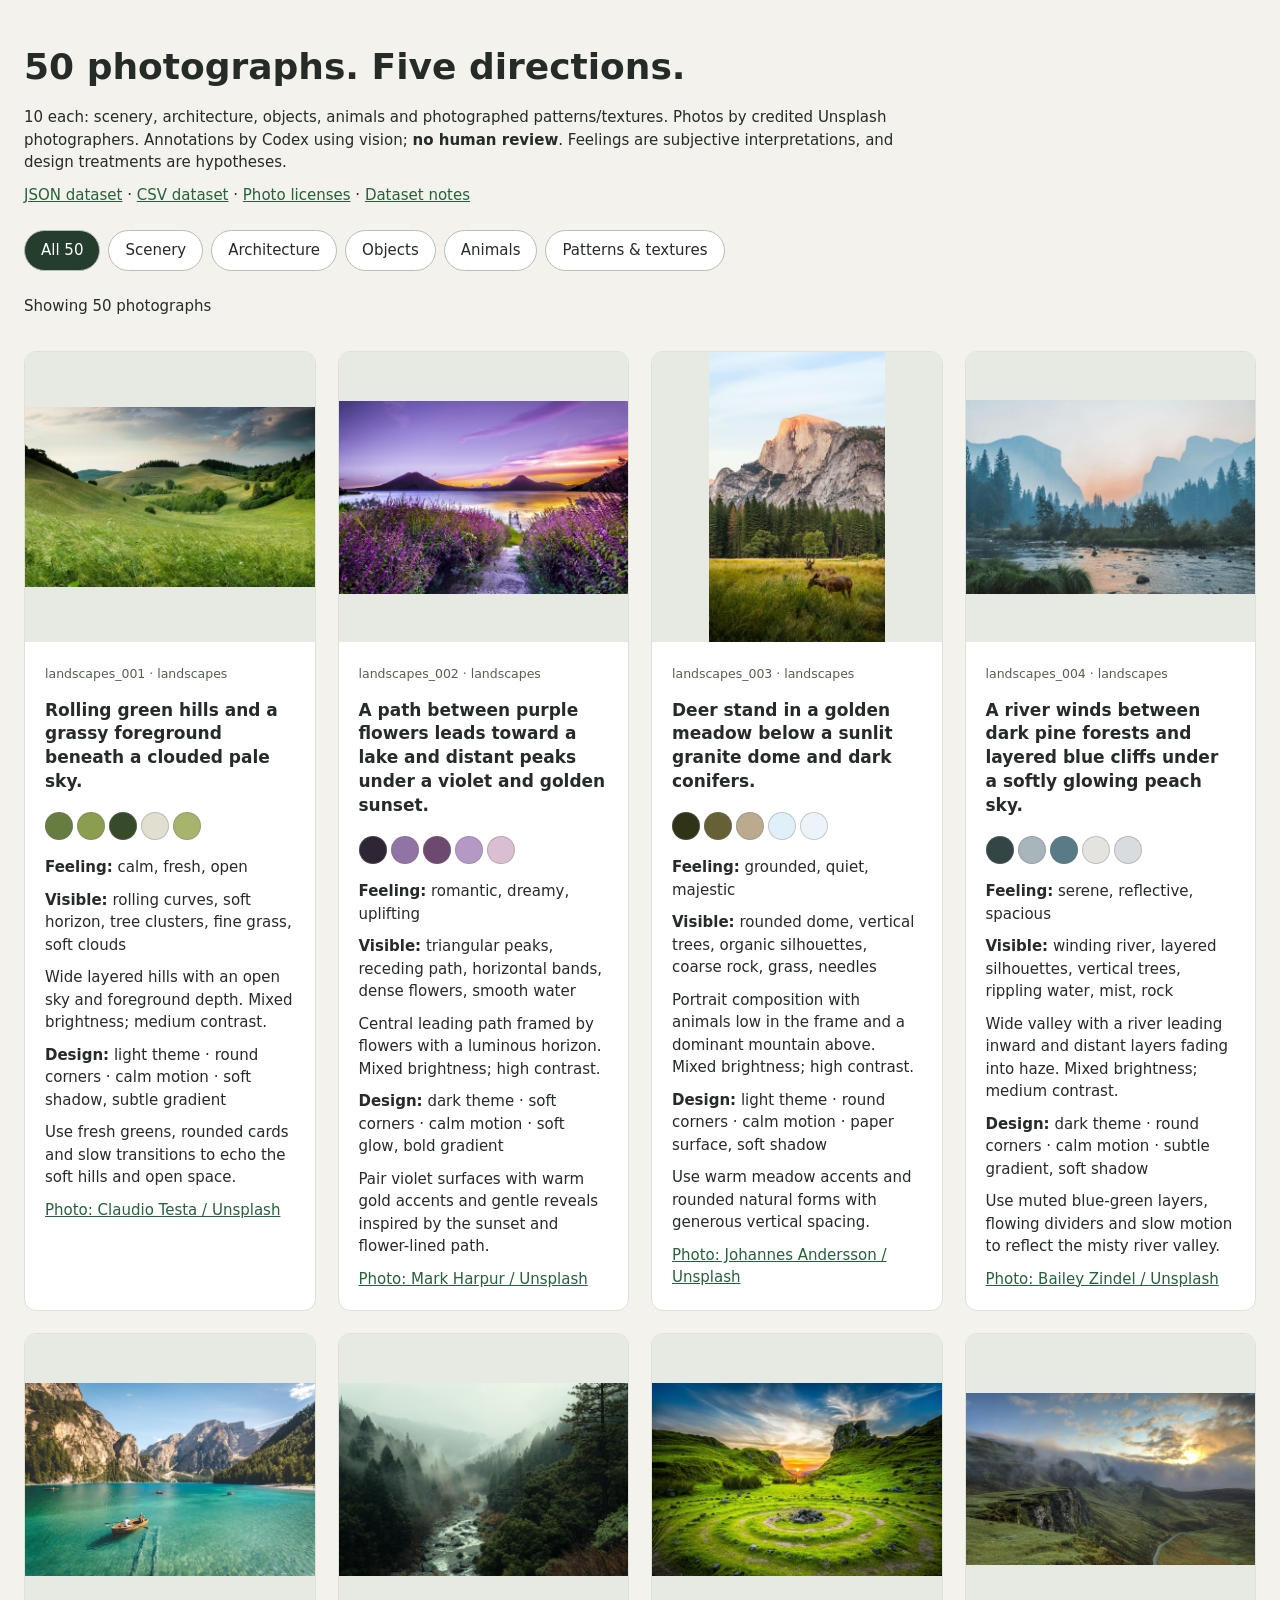
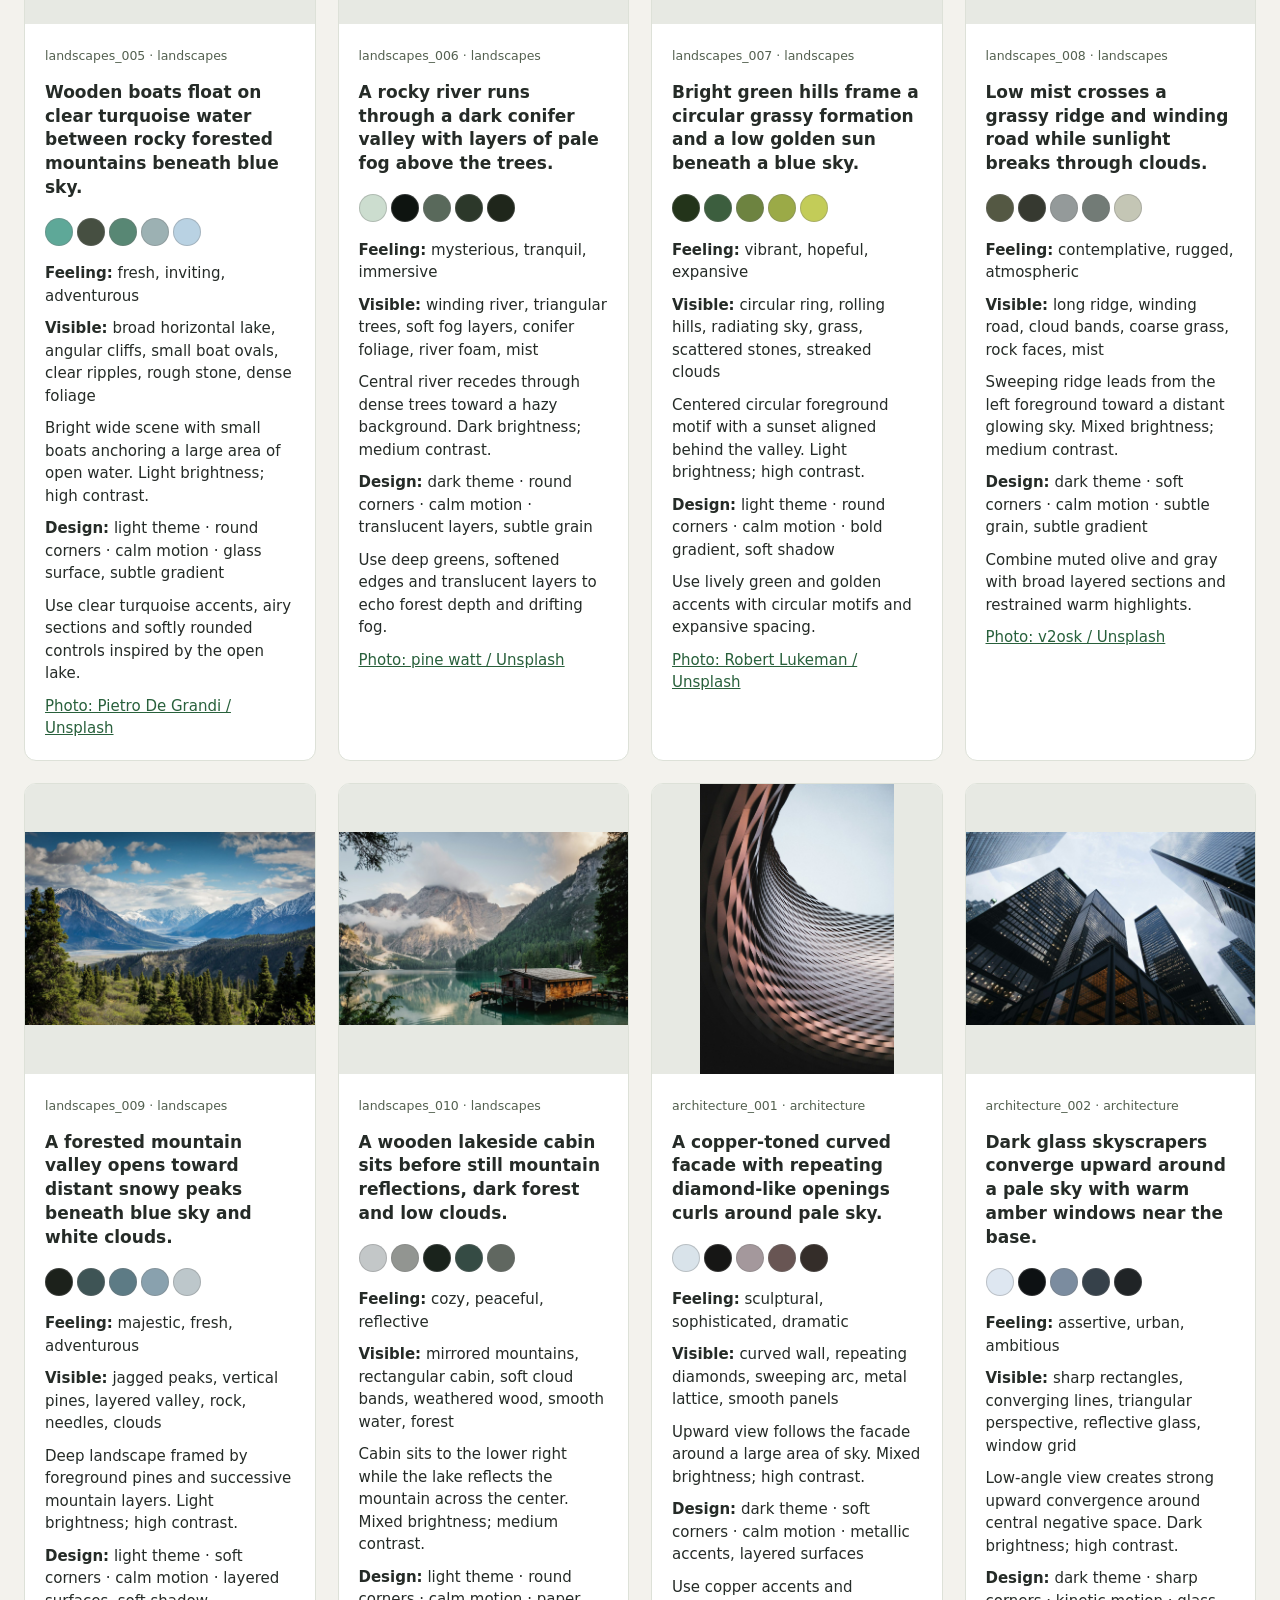
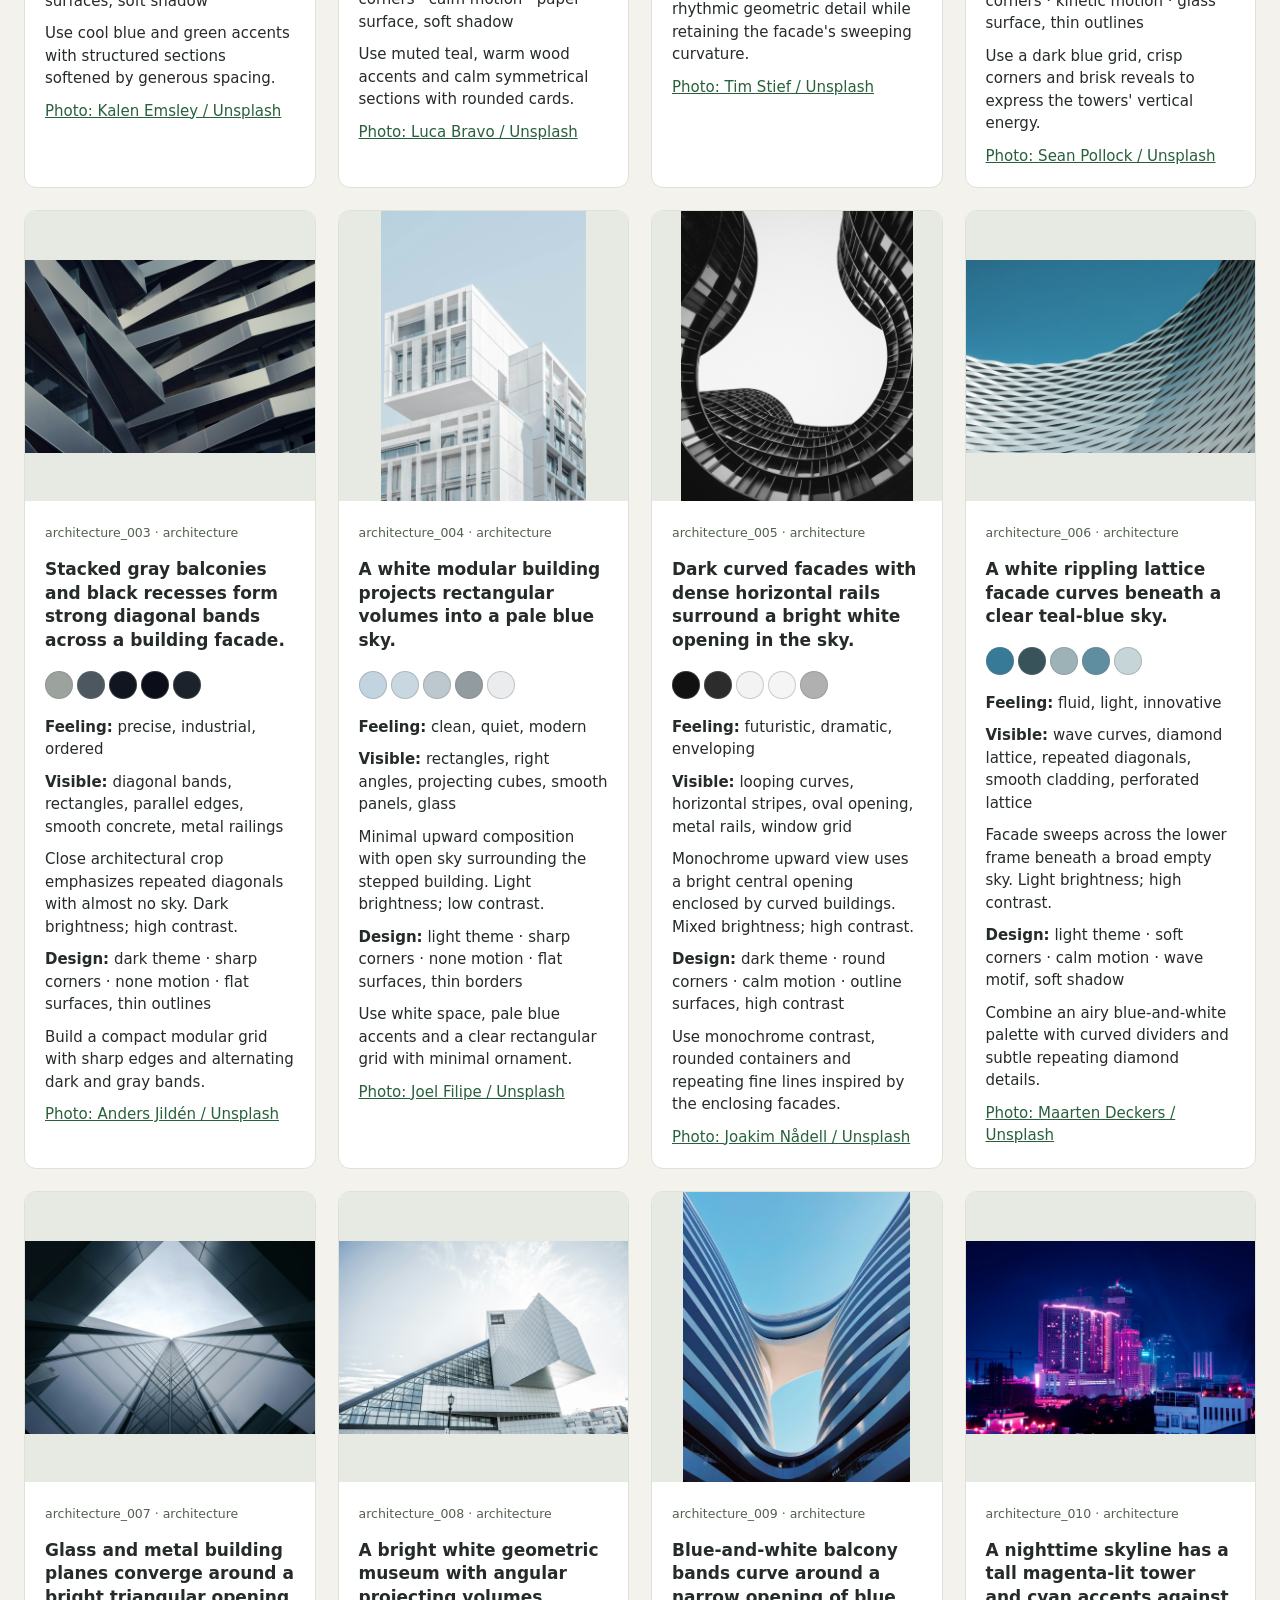
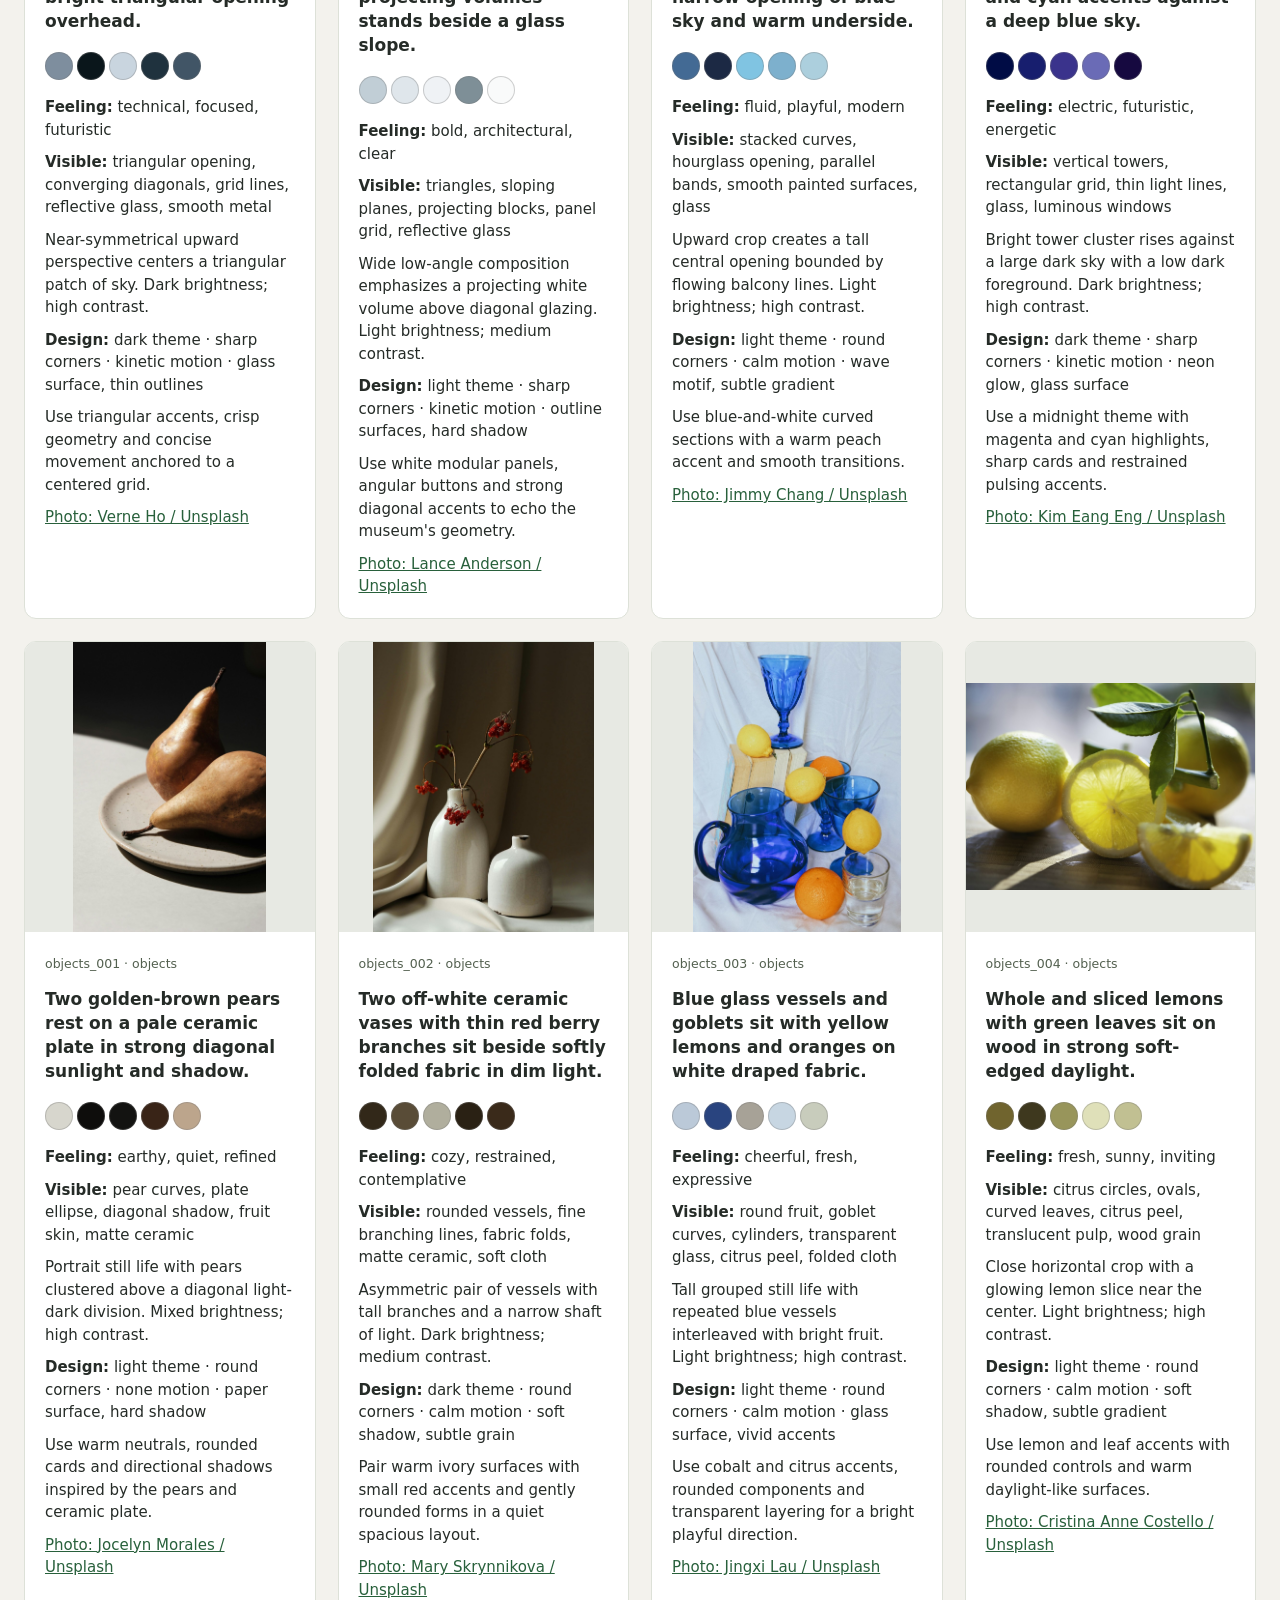
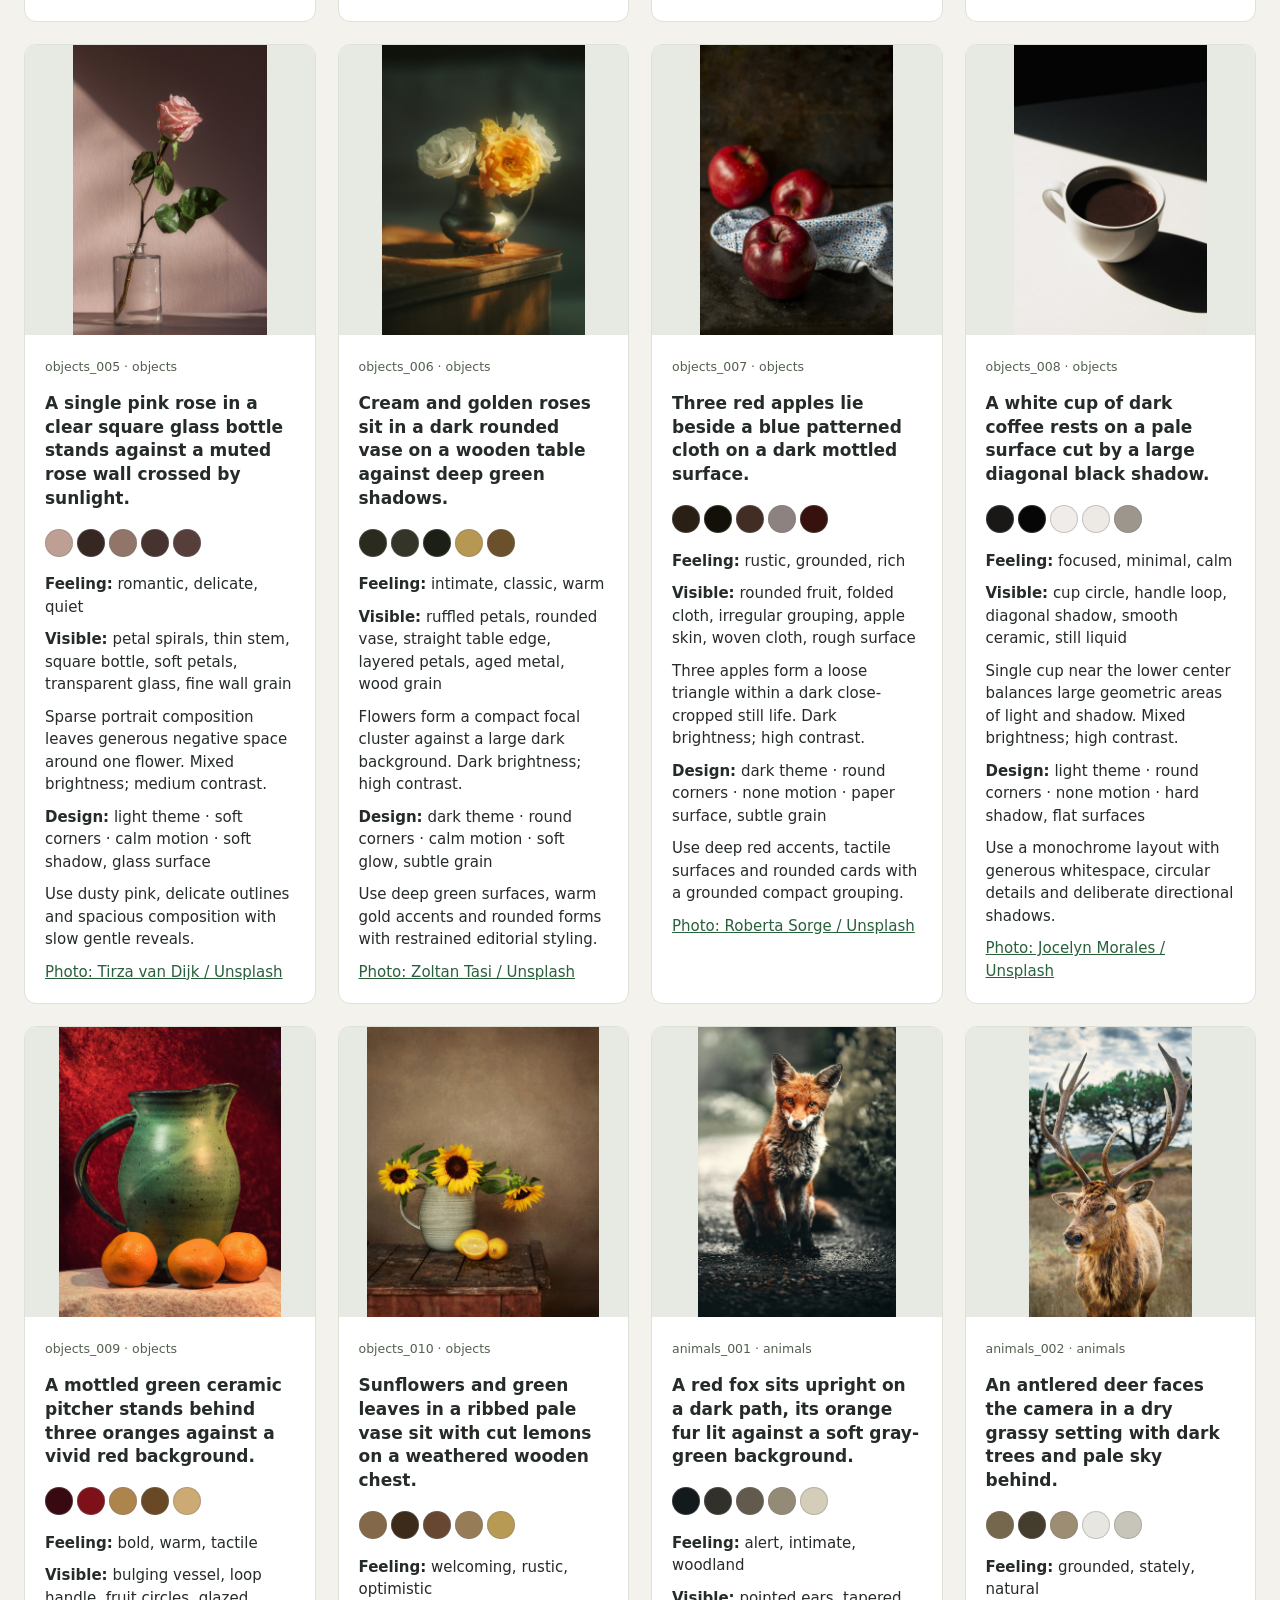
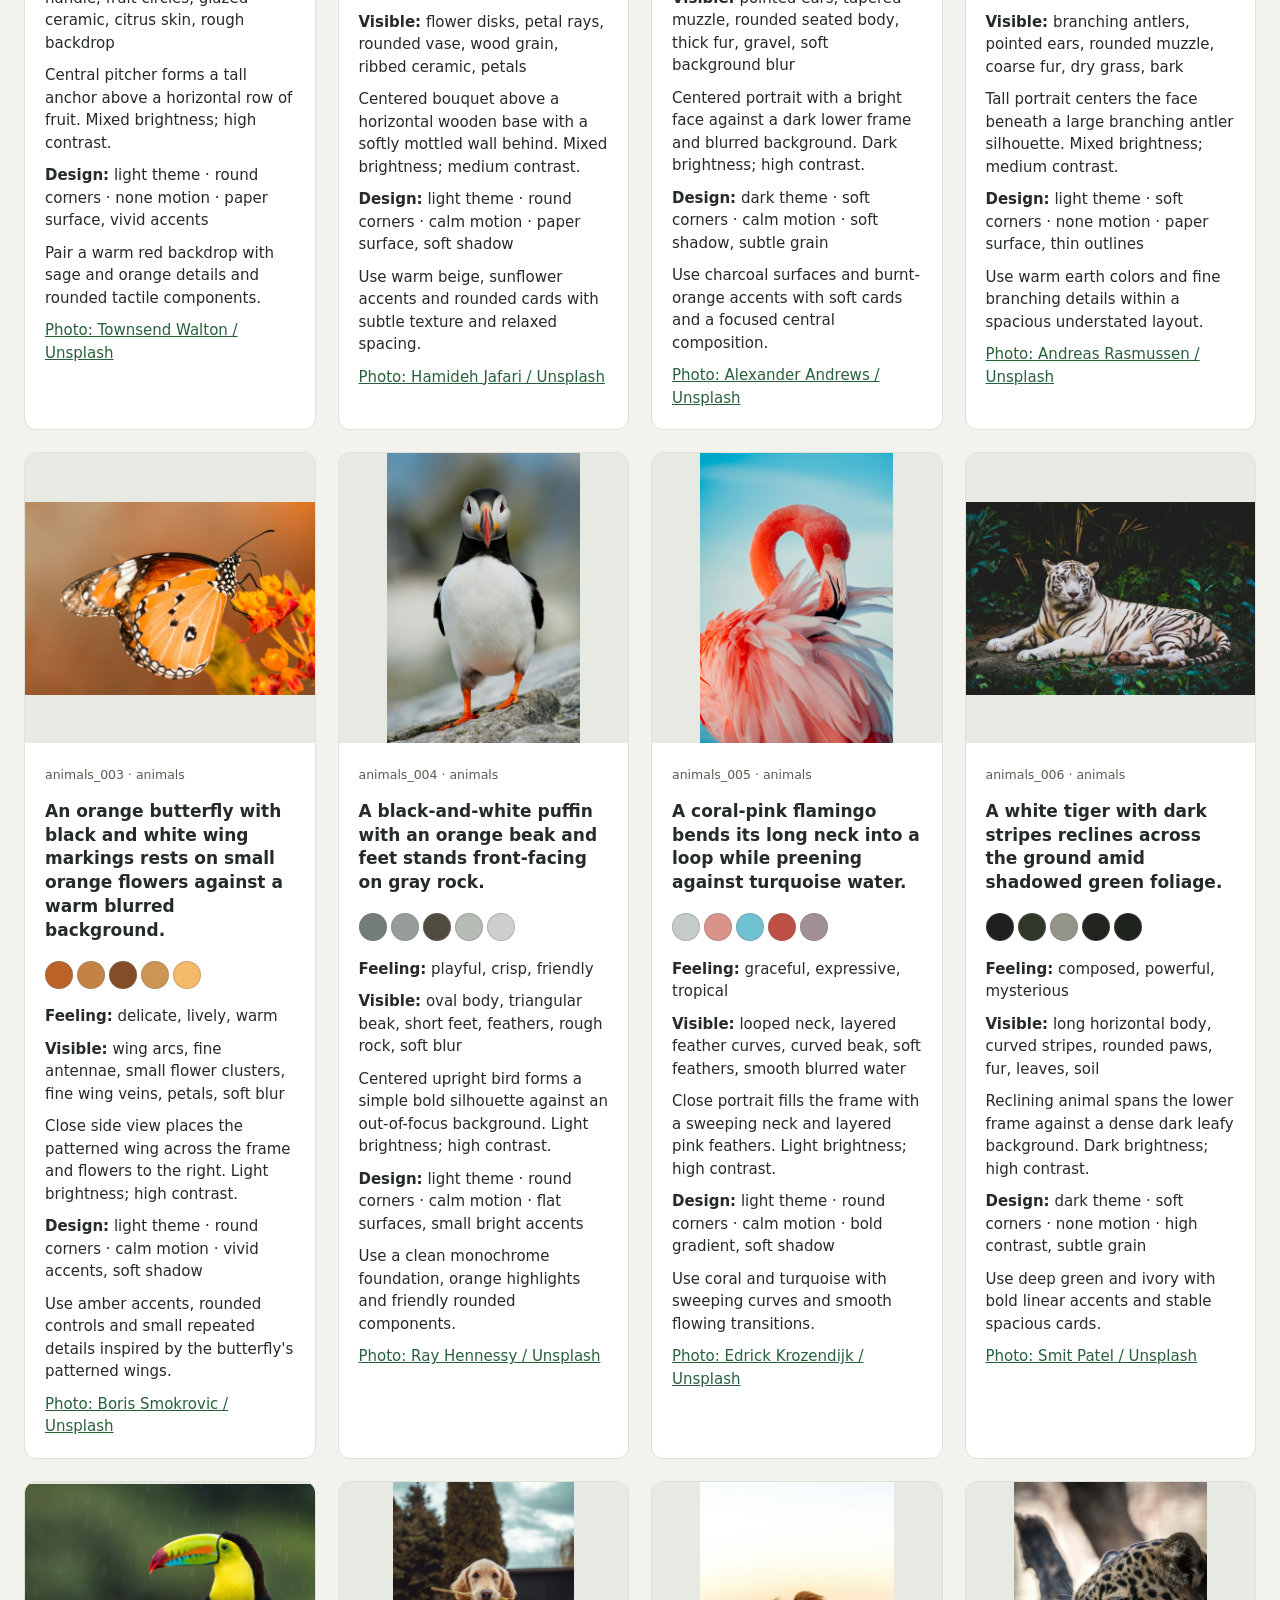
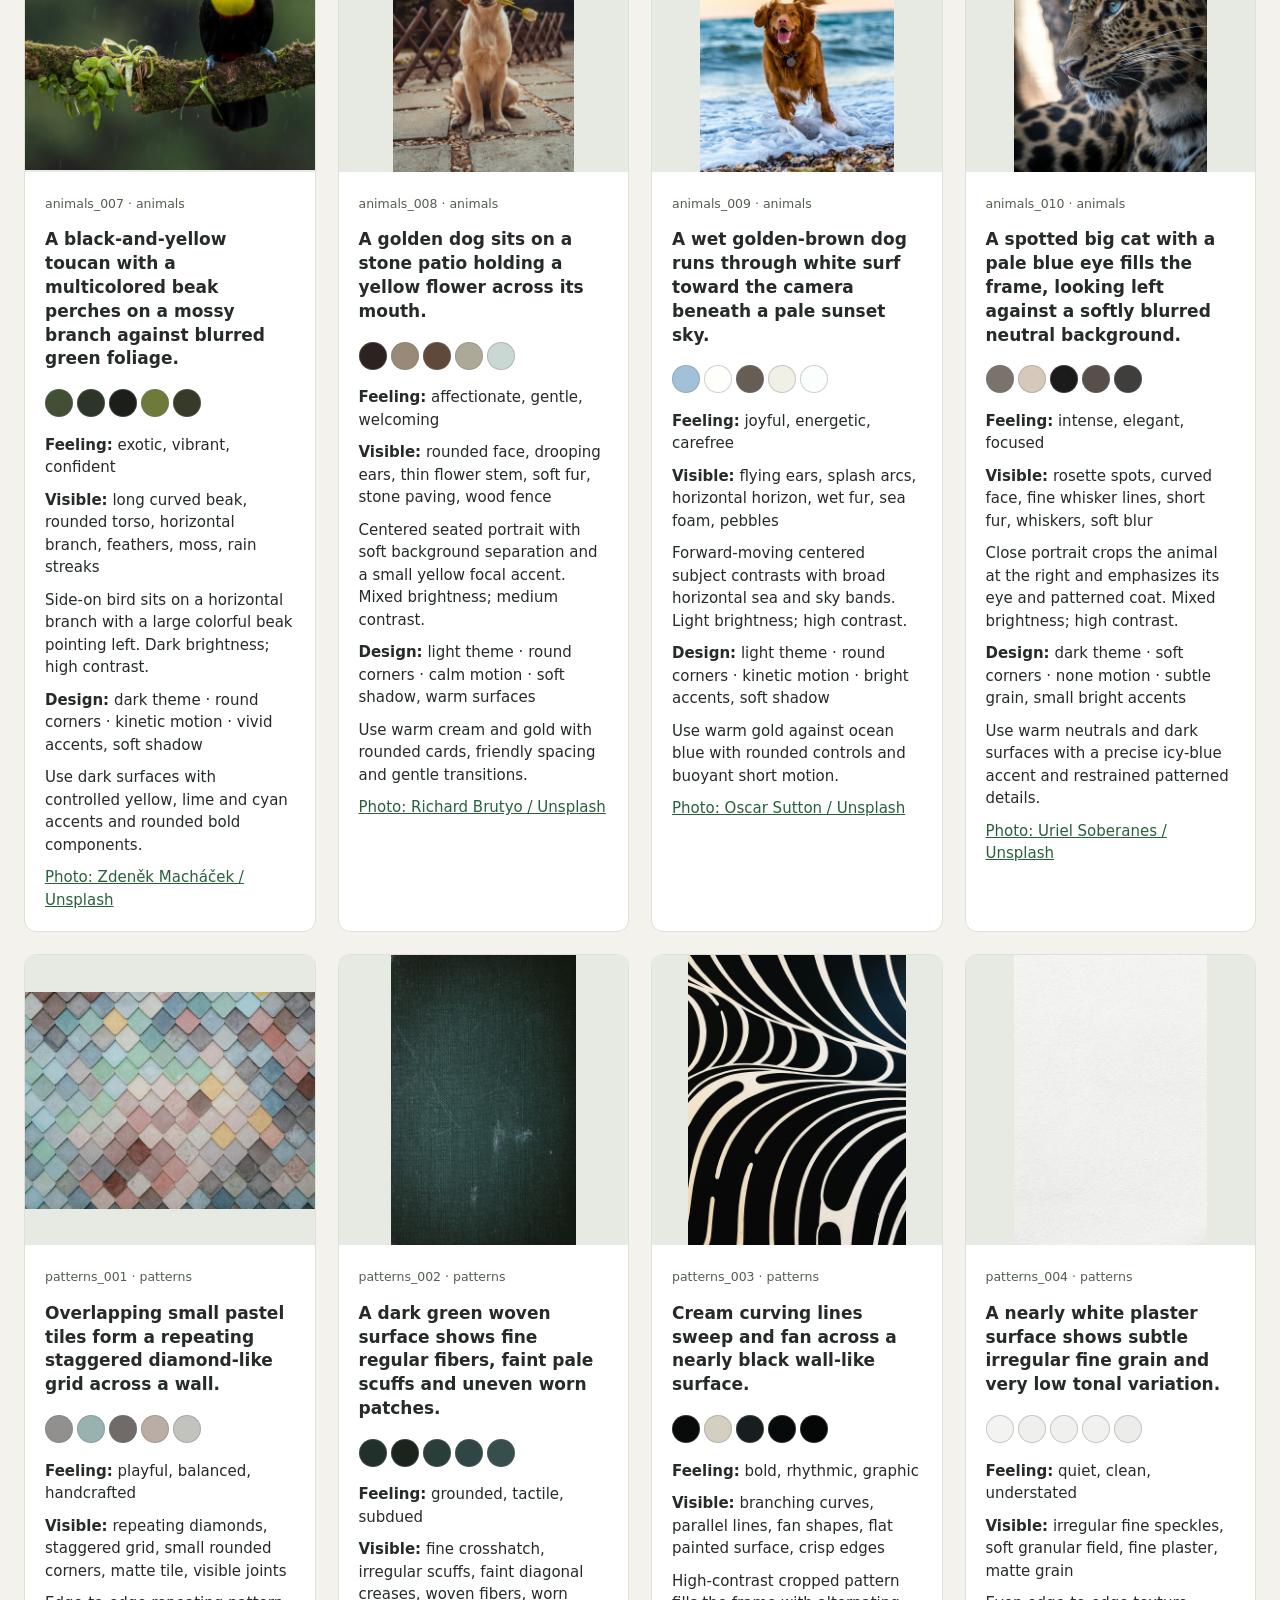
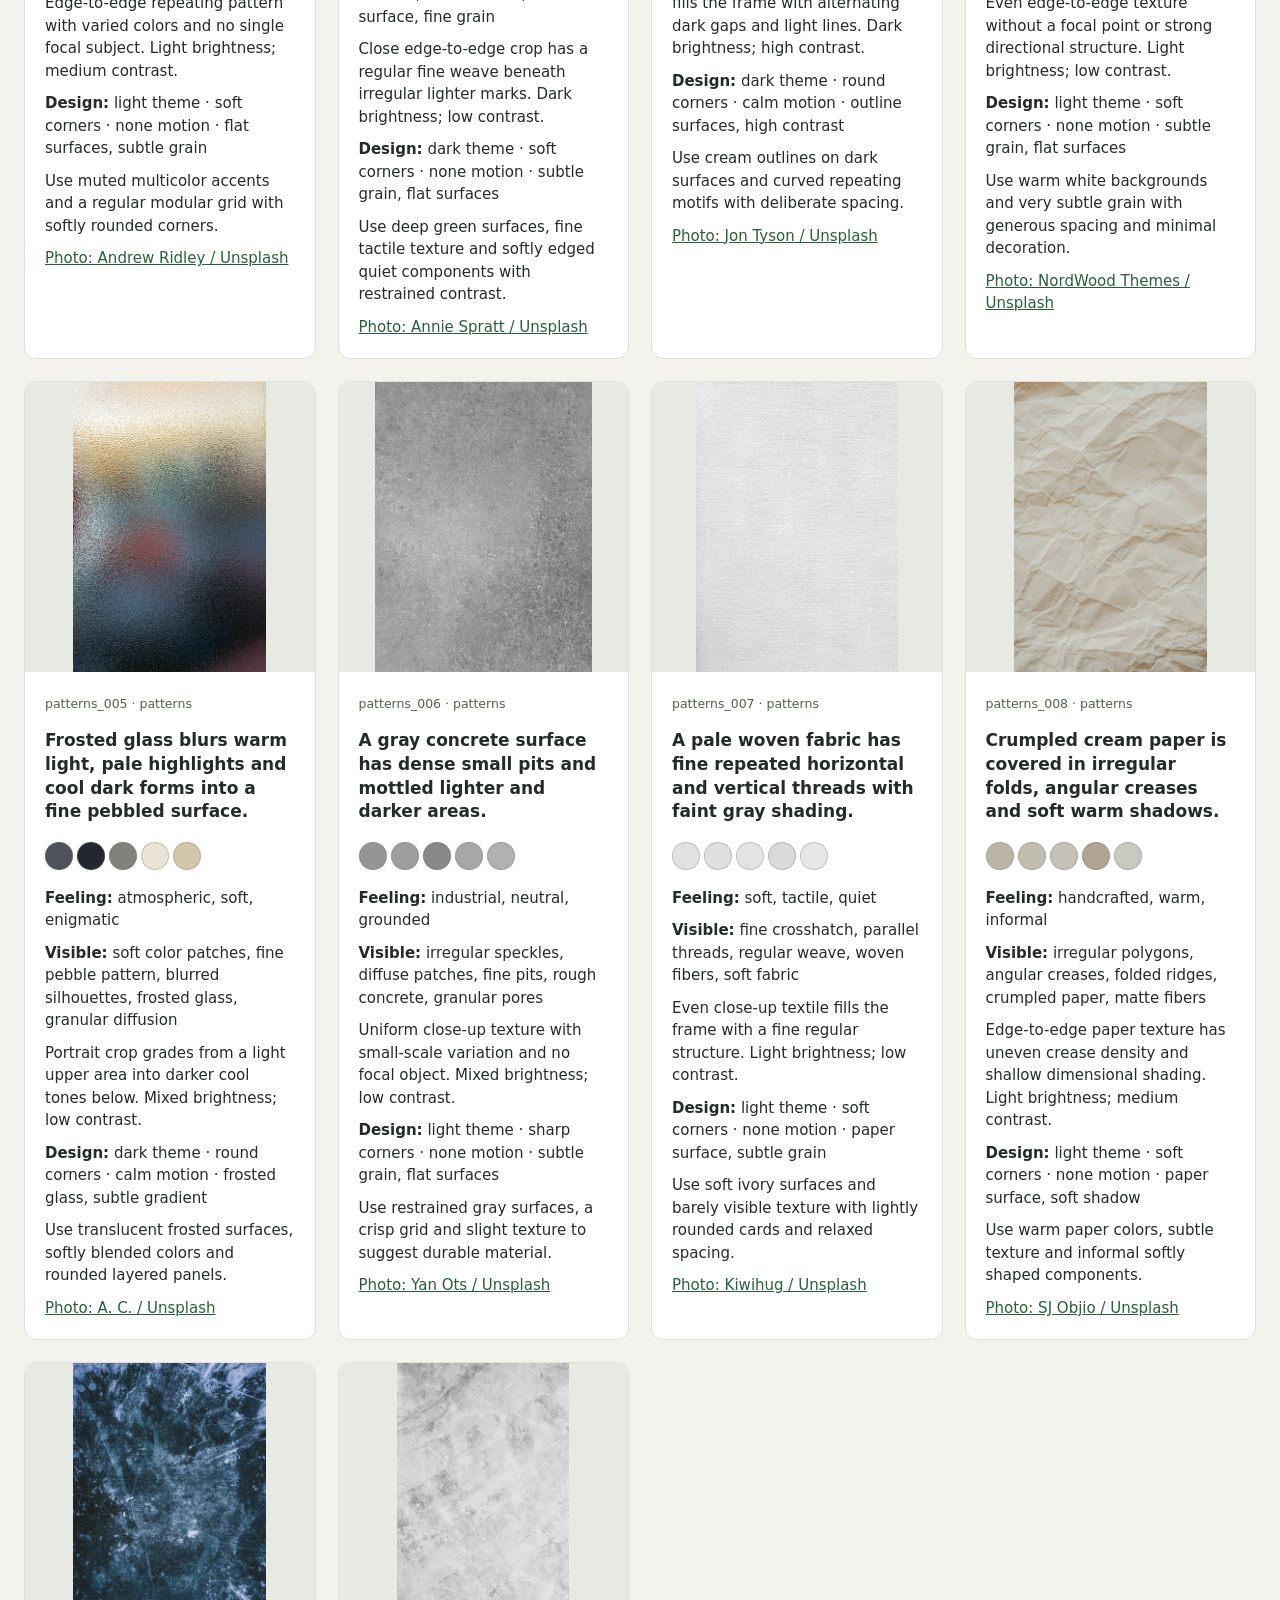
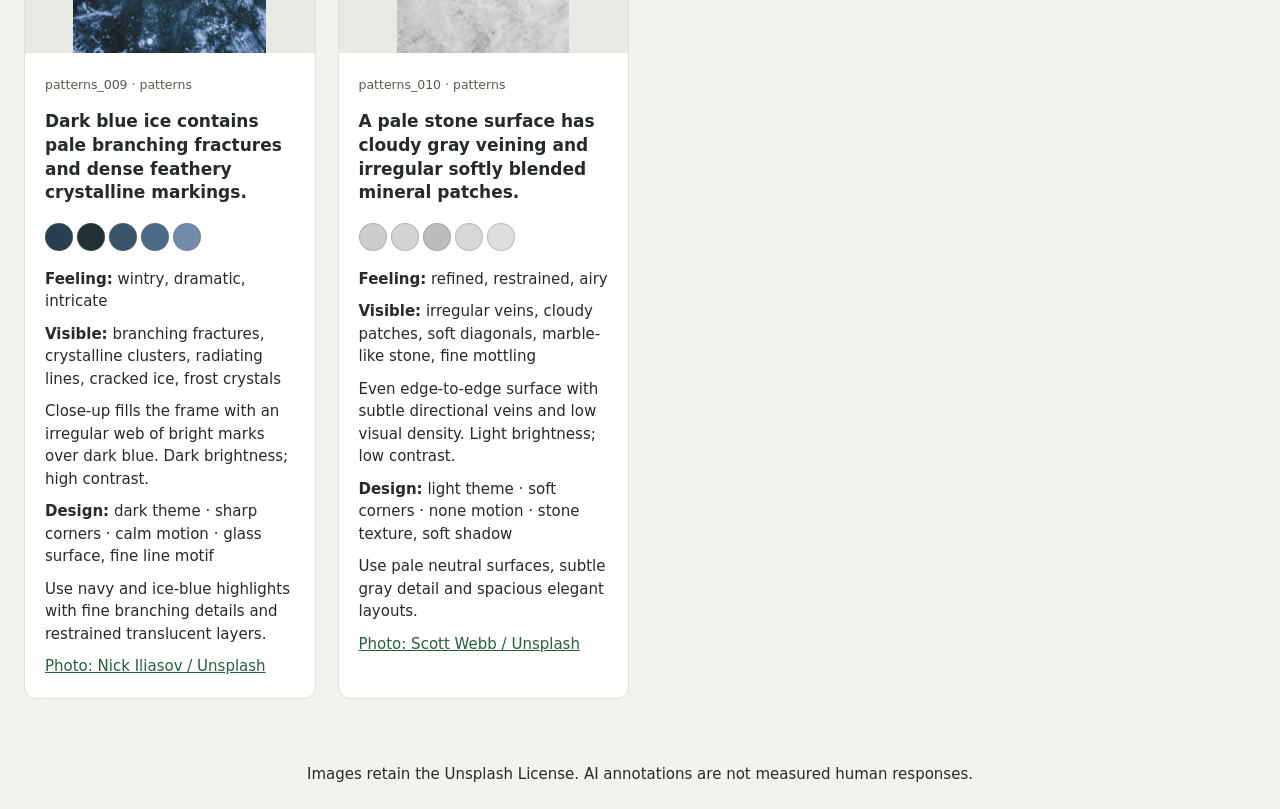
<file: images/gallery.html>
<!doctype html><html lang="en"><meta charset="utf-8"><meta name="viewport" content="width=device-width,initial-scale=1">
<title>Doodle2Design · 50 real photographs</title><style>
*{box-sizing:border-box}body{margin:0;background:#f3f2ed;color:#252b27;font:15px/1.5 system-ui,sans-serif}header{max-width:1500px;margin:auto;padding:40px 24px 24px}h1{font-size:36px;margin:0 0 12px}header p{max-width:900px}nav{display:flex;flex-wrap:wrap;gap:8px;margin:24px 0}button{font:inherit;border:1px solid #b7beb4;border-radius:24px;padding:8px 16px;background:white;color:inherit;cursor:pointer}button[aria-pressed=true]{background:#243d2c;color:white}main{max-width:1500px;margin:auto;padding:0 24px 40px;display:grid;grid-template-columns:repeat(auto-fit,minmax(290px,1fr));gap:22px}article{background:white;border:1px solid #dde1d8;border-radius:12px;overflow:hidden}article[hidden]{display:none}article>img{width:100%;height:290px;object-fit:contain;background:#e7e9e3;display:block}.body{padding:20px}small{color:#53604f}h2{font-size:17px;line-height:1.4}.chip{display:inline-block;width:28px;height:28px;border-radius:50%;margin:4px 4px 0 0;border:1px solid #7775}a{color:#28603b}p{margin:10px 0}footer{padding:24px;text-align:center}</style>
<header><h1>50 photographs. Five directions.</h1><p>10 each: scenery, architecture, objects, animals and photographed patterns/textures. Photos by credited Unsplash photographers. Annotations by Codex using vision; <b>no human review</b>. Feelings are subjective interpretations, and design treatments are hypotheses.</p>
<p><a href="dataset.json">JSON dataset</a> · <a href="dataset.csv">CSV dataset</a> · <a href="LICENSES.md">Photo licenses</a> · <a href="README.md">Dataset notes</a></p><nav aria-label="Filter category"><button type="button" data-filter="all" aria-pressed="true">All 50</button><button type="button" data-filter="landscapes" aria-pressed="false">Scenery</button><button type="button" data-filter="architecture" aria-pressed="false">Architecture</button><button type="button" data-filter="objects" aria-pressed="false">Objects</button><button type="button" data-filter="animals" aria-pressed="false">Animals</button><button type="button" data-filter="patterns" aria-pressed="false">Patterns & textures</button></nav><p id="count" role="status">Showing 50 photographs</p></header><main><article data-category="landscapes"><img src="../images/library/landscapes/landscapes_001.jpg" alt="Rolling green hills and a grassy foreground beneath a clouded pale sky." loading="lazy">
<div class="body"><small>landscapes_001 · landscapes</small><h2>Rolling green hills and a grassy foreground beneath a clouded pale sky.</h2><div><span class="chip" style="background:#677c40" title="#677c40"></span><span class="chip" style="background:#8b9d4f" title="#8b9d4f"></span><span class="chip" style="background:#384b28" title="#384b28"></span><span class="chip" style="background:#e1dfd0" title="#e1dfd0"></span><span class="chip" style="background:#a6b46e" title="#a6b46e"></span></div>
<p><b>Feeling:</b> calm, fresh, open</p><p><b>Visible:</b> rolling curves, soft horizon, tree clusters, fine grass, soft clouds</p>
<p>Wide layered hills with an open sky and foreground depth. Mixed brightness; medium contrast.</p>
<p><b>Design:</b> light theme · round corners · calm motion · soft shadow, subtle gradient</p>
<p>Use fresh greens, rounded cards and slow transitions to echo the soft hills and open space.</p><a href="https://unsplash.com/photos/-SO3JtE3gZo">Photo: Claudio Testa / Unsplash</a></div></article><article data-category="landscapes"><img src="../images/library/landscapes/landscapes_002.jpg" alt="A path between purple flowers leads toward a lake and distant peaks under a violet and golden sunset." loading="lazy">
<div class="body"><small>landscapes_002 · landscapes</small><h2>A path between purple flowers leads toward a lake and distant peaks under a violet and golden sunset.</h2><div><span class="chip" style="background:#2f2635" title="#2f2635"></span><span class="chip" style="background:#9174a5" title="#9174a5"></span><span class="chip" style="background:#6e496f" title="#6e496f"></span><span class="chip" style="background:#b599c5" title="#b599c5"></span><span class="chip" style="background:#d9bfd1" title="#d9bfd1"></span></div>
<p><b>Feeling:</b> romantic, dreamy, uplifting</p><p><b>Visible:</b> triangular peaks, receding path, horizontal bands, dense flowers, smooth water</p>
<p>Central leading path framed by flowers with a luminous horizon. Mixed brightness; high contrast.</p>
<p><b>Design:</b> dark theme · soft corners · calm motion · soft glow, bold gradient</p>
<p>Pair violet surfaces with warm gold accents and gentle reveals inspired by the sunset and flower-lined path.</p><a href="https://unsplash.com/photos/K2s_YE031CA">Photo: Mark Harpur / Unsplash</a></div></article><article data-category="landscapes"><img src="../images/library/landscapes/landscapes_003.jpg" alt="Deer stand in a golden meadow below a sunlit granite dome and dark conifers." loading="lazy">
<div class="body"><small>landscapes_003 · landscapes</small><h2>Deer stand in a golden meadow below a sunlit granite dome and dark conifers.</h2><div><span class="chip" style="background:#303317" title="#303317"></span><span class="chip" style="background:#656036" title="#656036"></span><span class="chip" style="background:#bbaa8d" title="#bbaa8d"></span><span class="chip" style="background:#e0f0f9" title="#e0f0f9"></span><span class="chip" style="background:#ebf4f8" title="#ebf4f8"></span></div>
<p><b>Feeling:</b> grounded, quiet, majestic</p><p><b>Visible:</b> rounded dome, vertical trees, organic silhouettes, coarse rock, grass, needles</p>
<p>Portrait composition with animals low in the frame and a dominant mountain above. Mixed brightness; high contrast.</p>
<p><b>Design:</b> light theme · round corners · calm motion · paper surface, soft shadow</p>
<p>Use warm meadow accents and rounded natural forms with generous vertical spacing.</p><a href="https://unsplash.com/photos/UCd78vfC8vU">Photo: Johannes Andersson / Unsplash</a></div></article><article data-category="landscapes"><img src="../images/library/landscapes/landscapes_004.jpg" alt="A river winds between dark pine forests and layered blue cliffs under a softly glowing peach sky." loading="lazy">
<div class="body"><small>landscapes_004 · landscapes</small><h2>A river winds between dark pine forests and layered blue cliffs under a softly glowing peach sky.</h2><div><span class="chip" style="background:#334544" title="#334544"></span><span class="chip" style="background:#a8b6bc" title="#a8b6bc"></span><span class="chip" style="background:#597b88" title="#597b88"></span><span class="chip" style="background:#e5e3e0" title="#e5e3e0"></span><span class="chip" style="background:#d8dcde" title="#d8dcde"></span></div>
<p><b>Feeling:</b> serene, reflective, spacious</p><p><b>Visible:</b> winding river, layered silhouettes, vertical trees, rippling water, mist, rock</p>
<p>Wide valley with a river leading inward and distant layers fading into haze. Mixed brightness; medium contrast.</p>
<p><b>Design:</b> dark theme · round corners · calm motion · subtle gradient, soft shadow</p>
<p>Use muted blue-green layers, flowing dividers and slow motion to reflect the misty river valley.</p><a href="https://unsplash.com/photos/NRQV-hBF10M">Photo: Bailey Zindel / Unsplash</a></div></article><article data-category="landscapes"><img src="../images/library/landscapes/landscapes_005.jpg" alt="Wooden boats float on clear turquoise water between rocky forested mountains beneath blue sky." loading="lazy">
<div class="body"><small>landscapes_005 · landscapes</small><h2>Wooden boats float on clear turquoise water between rocky forested mountains beneath blue sky.</h2><div><span class="chip" style="background:#5ea898" title="#5ea898"></span><span class="chip" style="background:#464f41" title="#464f41"></span><span class="chip" style="background:#588774" title="#588774"></span><span class="chip" style="background:#9cb1b3" title="#9cb1b3"></span><span class="chip" style="background:#b9d2e3" title="#b9d2e3"></span></div>
<p><b>Feeling:</b> fresh, inviting, adventurous</p><p><b>Visible:</b> broad horizontal lake, angular cliffs, small boat ovals, clear ripples, rough stone, dense foliage</p>
<p>Bright wide scene with small boats anchoring a large area of open water. Light brightness; high contrast.</p>
<p><b>Design:</b> light theme · round corners · calm motion · glass surface, subtle gradient</p>
<p>Use clear turquoise accents, airy sections and softly rounded controls inspired by the open lake.</p><a href="https://unsplash.com/photos/T7K4aEPoGGk">Photo: Pietro De Grandi / Unsplash</a></div></article><article data-category="landscapes"><img src="../images/library/landscapes/landscapes_006.jpg" alt="A rocky river runs through a dark conifer valley with layers of pale fog above the trees." loading="lazy">
<div class="body"><small>landscapes_006 · landscapes</small><h2>A rocky river runs through a dark conifer valley with layers of pale fog above the trees.</h2><div><span class="chip" style="background:#ccddcf" title="#ccddcf"></span><span class="chip" style="background:#0e1410" title="#0e1410"></span><span class="chip" style="background:#59695b" title="#59695b"></span><span class="chip" style="background:#2c382a" title="#2c382a"></span><span class="chip" style="background:#1f261b" title="#1f261b"></span></div>
<p><b>Feeling:</b> mysterious, tranquil, immersive</p><p><b>Visible:</b> winding river, triangular trees, soft fog layers, conifer foliage, river foam, mist</p>
<p>Central river recedes through dense trees toward a hazy background. Dark brightness; medium contrast.</p>
<p><b>Design:</b> dark theme · round corners · calm motion · translucent layers, subtle grain</p>
<p>Use deep greens, softened edges and translucent layers to echo forest depth and drifting fog.</p><a href="https://unsplash.com/photos/2Hzmz15wGik">Photo: pine watt / Unsplash</a></div></article><article data-category="landscapes"><img src="../images/library/landscapes/landscapes_007.jpg" alt="Bright green hills frame a circular grassy formation and a low golden sun beneath a blue sky." loading="lazy">
<div class="body"><small>landscapes_007 · landscapes</small><h2>Bright green hills frame a circular grassy formation and a low golden sun beneath a blue sky.</h2><div><span class="chip" style="background:#23341a" title="#23341a"></span><span class="chip" style="background:#3c5e3e" title="#3c5e3e"></span><span class="chip" style="background:#6d8340" title="#6d8340"></span><span class="chip" style="background:#9baa47" title="#9baa47"></span><span class="chip" style="background:#c3cc58" title="#c3cc58"></span></div>
<p><b>Feeling:</b> vibrant, hopeful, expansive</p><p><b>Visible:</b> circular ring, rolling hills, radiating sky, grass, scattered stones, streaked clouds</p>
<p>Centered circular foreground motif with a sunset aligned behind the valley. Light brightness; high contrast.</p>
<p><b>Design:</b> light theme · round corners · calm motion · bold gradient, soft shadow</p>
<p>Use lively green and golden accents with circular motifs and expansive spacing.</p><a href="https://unsplash.com/photos/_RBcxo9AU-U">Photo: Robert Lukeman / Unsplash</a></div></article><article data-category="landscapes"><img src="../images/library/landscapes/landscapes_008.jpg" alt="Low mist crosses a grassy ridge and winding road while sunlight breaks through clouds." loading="lazy">
<div class="body"><small>landscapes_008 · landscapes</small><h2>Low mist crosses a grassy ridge and winding road while sunlight breaks through clouds.</h2><div><span class="chip" style="background:#545843" title="#545843"></span><span class="chip" style="background:#363930" title="#363930"></span><span class="chip" style="background:#949a9a" title="#949a9a"></span><span class="chip" style="background:#727b76" title="#727b76"></span><span class="chip" style="background:#c4c6b5" title="#c4c6b5"></span></div>
<p><b>Feeling:</b> contemplative, rugged, atmospheric</p><p><b>Visible:</b> long ridge, winding road, cloud bands, coarse grass, rock faces, mist</p>
<p>Sweeping ridge leads from the left foreground toward a distant glowing sky. Mixed brightness; medium contrast.</p>
<p><b>Design:</b> dark theme · soft corners · calm motion · subtle grain, subtle gradient</p>
<p>Combine muted olive and gray with broad layered sections and restrained warm highlights.</p><a href="https://unsplash.com/photos/1Z2niiBPg5A">Photo: v2osk / Unsplash</a></div></article><article data-category="landscapes"><img src="../images/library/landscapes/landscapes_009.jpg" alt="A forested mountain valley opens toward distant snowy peaks beneath blue sky and white clouds." loading="lazy">
<div class="body"><small>landscapes_009 · landscapes</small><h2>A forested mountain valley opens toward distant snowy peaks beneath blue sky and white clouds.</h2><div><span class="chip" style="background:#1c211b" title="#1c211b"></span><span class="chip" style="background:#3e5455" title="#3e5455"></span><span class="chip" style="background:#5d7b85" title="#5d7b85"></span><span class="chip" style="background:#89a1ae" title="#89a1ae"></span><span class="chip" style="background:#bdc7cb" title="#bdc7cb"></span></div>
<p><b>Feeling:</b> majestic, fresh, adventurous</p><p><b>Visible:</b> jagged peaks, vertical pines, layered valley, rock, needles, clouds</p>
<p>Deep landscape framed by foreground pines and successive mountain layers. Light brightness; high contrast.</p>
<p><b>Design:</b> light theme · soft corners · calm motion · layered surfaces, soft shadow</p>
<p>Use cool blue and green accents with structured sections softened by generous spacing.</p><a href="https://unsplash.com/photos/Bkci_8qcdvQ">Photo: Kalen Emsley / Unsplash</a></div></article><article data-category="landscapes"><img src="../images/library/landscapes/landscapes_010.jpg" alt="A wooden lakeside cabin sits before still mountain reflections, dark forest and low clouds." loading="lazy">
<div class="body"><small>landscapes_010 · landscapes</small><h2>A wooden lakeside cabin sits before still mountain reflections, dark forest and low clouds.</h2><div><span class="chip" style="background:#c3c7c8" title="#c3c7c8"></span><span class="chip" style="background:#929591" title="#929591"></span><span class="chip" style="background:#1a231c" title="#1a231c"></span><span class="chip" style="background:#354b44" title="#354b44"></span><span class="chip" style="background:#606760" title="#606760"></span></div>
<p><b>Feeling:</b> cozy, peaceful, reflective</p><p><b>Visible:</b> mirrored mountains, rectangular cabin, soft cloud bands, weathered wood, smooth water, forest</p>
<p>Cabin sits to the lower right while the lake reflects the mountain across the center. Mixed brightness; medium contrast.</p>
<p><b>Design:</b> light theme · round corners · calm motion · paper surface, soft shadow</p>
<p>Use muted teal, warm wood accents and calm symmetrical sections with rounded cards.</p><a href="https://unsplash.com/photos/zAjdgNXsMeg">Photo: Luca Bravo / Unsplash</a></div></article><article data-category="architecture"><img src="../images/library/architecture/architecture_001.jpg" alt="A copper-toned curved facade with repeating diamond-like openings curls around pale sky." loading="lazy">
<div class="body"><small>architecture_001 · architecture</small><h2>A copper-toned curved facade with repeating diamond-like openings curls around pale sky.</h2><div><span class="chip" style="background:#d9e3ea" title="#d9e3ea"></span><span class="chip" style="background:#161615" title="#161615"></span><span class="chip" style="background:#a4989c" title="#a4989c"></span><span class="chip" style="background:#685553" title="#685553"></span><span class="chip" style="background:#342d29" title="#342d29"></span></div>
<p><b>Feeling:</b> sculptural, sophisticated, dramatic</p><p><b>Visible:</b> curved wall, repeating diamonds, sweeping arc, metal lattice, smooth panels</p>
<p>Upward view follows the facade around a large area of sky. Mixed brightness; high contrast.</p>
<p><b>Design:</b> dark theme · soft corners · calm motion · metallic accents, layered surfaces</p>
<p>Use copper accents and rhythmic geometric detail while retaining the facade&#x27;s sweeping curvature.</p><a href="https://unsplash.com/photos/dH6IjhWHNQQ">Photo: Tim Stief / Unsplash</a></div></article><article data-category="architecture"><img src="../images/library/architecture/architecture_002.jpg" alt="Dark glass skyscrapers converge upward around a pale sky with warm amber windows near the base." loading="lazy">
<div class="body"><small>architecture_002 · architecture</small><h2>Dark glass skyscrapers converge upward around a pale sky with warm amber windows near the base.</h2><div><span class="chip" style="background:#dee7f1" title="#dee7f1"></span><span class="chip" style="background:#0d1113" title="#0d1113"></span><span class="chip" style="background:#7b8c9f" title="#7b8c9f"></span><span class="chip" style="background:#36414a" title="#36414a"></span><span class="chip" style="background:#202426" title="#202426"></span></div>
<p><b>Feeling:</b> assertive, urban, ambitious</p><p><b>Visible:</b> sharp rectangles, converging lines, triangular perspective, reflective glass, window grid</p>
<p>Low-angle view creates strong upward convergence around central negative space. Dark brightness; high contrast.</p>
<p><b>Design:</b> dark theme · sharp corners · kinetic motion · glass surface, thin outlines</p>
<p>Use a dark blue grid, crisp corners and brisk reveals to express the towers&#x27; vertical energy.</p><a href="https://unsplash.com/photos/PhYq704ffdA">Photo: Sean Pollock / Unsplash</a></div></article><article data-category="architecture"><img src="../images/library/architecture/architecture_003.jpg" alt="Stacked gray balconies and black recesses form strong diagonal bands across a building facade." loading="lazy">
<div class="body"><small>architecture_003 · architecture</small><h2>Stacked gray balconies and black recesses form strong diagonal bands across a building facade.</h2><div><span class="chip" style="background:#9ca39f" title="#9ca39f"></span><span class="chip" style="background:#4c5760" title="#4c5760"></span><span class="chip" style="background:#11151f" title="#11151f"></span><span class="chip" style="background:#0b0e19" title="#0b0e19"></span><span class="chip" style="background:#1c222b" title="#1c222b"></span></div>
<p><b>Feeling:</b> precise, industrial, ordered</p><p><b>Visible:</b> diagonal bands, rectangles, parallel edges, smooth concrete, metal railings</p>
<p>Close architectural crop emphasizes repeated diagonals with almost no sky. Dark brightness; high contrast.</p>
<p><b>Design:</b> dark theme · sharp corners · none motion · flat surfaces, thin outlines</p>
<p>Build a compact modular grid with sharp edges and alternating dark and gray bands.</p><a href="https://unsplash.com/photos/Sc5RKXLBjGg">Photo: Anders Jildén / Unsplash</a></div></article><article data-category="architecture"><img src="../images/library/architecture/architecture_004.jpg" alt="A white modular building projects rectangular volumes into a pale blue sky." loading="lazy">
<div class="body"><small>architecture_004 · architecture</small><h2>A white modular building projects rectangular volumes into a pale blue sky.</h2><div><span class="chip" style="background:#c2d4e0" title="#c2d4e0"></span><span class="chip" style="background:#c9d8e0" title="#c9d8e0"></span><span class="chip" style="background:#bdc8ce" title="#bdc8ce"></span><span class="chip" style="background:#929b9f" title="#929b9f"></span><span class="chip" style="background:#eaeced" title="#eaeced"></span></div>
<p><b>Feeling:</b> clean, quiet, modern</p><p><b>Visible:</b> rectangles, right angles, projecting cubes, smooth panels, glass</p>
<p>Minimal upward composition with open sky surrounding the stepped building. Light brightness; low contrast.</p>
<p><b>Design:</b> light theme · sharp corners · none motion · flat surfaces, thin borders</p>
<p>Use white space, pale blue accents and a clear rectangular grid with minimal ornament.</p><a href="https://unsplash.com/photos/RFDP7_80v5A">Photo: Joel Filipe / Unsplash</a></div></article><article data-category="architecture"><img src="../images/library/architecture/architecture_005.jpg" alt="Dark curved facades with dense horizontal rails surround a bright white opening in the sky." loading="lazy">
<div class="body"><small>architecture_005 · architecture</small><h2>Dark curved facades with dense horizontal rails surround a bright white opening in the sky.</h2><div><span class="chip" style="background:#111111" title="#111111"></span><span class="chip" style="background:#2c2c2c" title="#2c2c2c"></span><span class="chip" style="background:#f3f3f3" title="#f3f3f3"></span><span class="chip" style="background:#f5f5f5" title="#f5f5f5"></span><span class="chip" style="background:#b0b0b0" title="#b0b0b0"></span></div>
<p><b>Feeling:</b> futuristic, dramatic, enveloping</p><p><b>Visible:</b> looping curves, horizontal stripes, oval opening, metal rails, window grid</p>
<p>Monochrome upward view uses a bright central opening enclosed by curved buildings. Mixed brightness; high contrast.</p>
<p><b>Design:</b> dark theme · round corners · calm motion · outline surfaces, high contrast</p>
<p>Use monochrome contrast, rounded containers and repeating fine lines inspired by the enclosing facades.</p><a href="https://unsplash.com/photos/K67sBVqLLuw">Photo: Joakim Nådell / Unsplash</a></div></article><article data-category="architecture"><img src="../images/library/architecture/architecture_006.jpg" alt="A white rippling lattice facade curves beneath a clear teal-blue sky." loading="lazy">
<div class="body"><small>architecture_006 · architecture</small><h2>A white rippling lattice facade curves beneath a clear teal-blue sky.</h2><div><span class="chip" style="background:#367a97" title="#367a97"></span><span class="chip" style="background:#39535b" title="#39535b"></span><span class="chip" style="background:#9db2b6" title="#9db2b6"></span><span class="chip" style="background:#5e8ea0" title="#5e8ea0"></span><span class="chip" style="background:#c6d5d8" title="#c6d5d8"></span></div>
<p><b>Feeling:</b> fluid, light, innovative</p><p><b>Visible:</b> wave curves, diamond lattice, repeated diagonals, smooth cladding, perforated lattice</p>
<p>Facade sweeps across the lower frame beneath a broad empty sky. Light brightness; high contrast.</p>
<p><b>Design:</b> light theme · soft corners · calm motion · wave motif, soft shadow</p>
<p>Combine an airy blue-and-white palette with curved dividers and subtle repeating diamond details.</p><a href="https://unsplash.com/photos/T5nXYXCf50I">Photo: Maarten Deckers / Unsplash</a></div></article><article data-category="architecture"><img src="../images/library/architecture/architecture_007.jpg" alt="Glass and metal building planes converge around a bright triangular opening overhead." loading="lazy">
<div class="body"><small>architecture_007 · architecture</small><h2>Glass and metal building planes converge around a bright triangular opening overhead.</h2><div><span class="chip" style="background:#7e8e9e" title="#7e8e9e"></span><span class="chip" style="background:#0a161b" title="#0a161b"></span><span class="chip" style="background:#c9d5df" title="#c9d5df"></span><span class="chip" style="background:#1f323e" title="#1f323e"></span><span class="chip" style="background:#415566" title="#415566"></span></div>
<p><b>Feeling:</b> technical, focused, futuristic</p><p><b>Visible:</b> triangular opening, converging diagonals, grid lines, reflective glass, smooth metal</p>
<p>Near-symmetrical upward perspective centers a triangular patch of sky. Dark brightness; high contrast.</p>
<p><b>Design:</b> dark theme · sharp corners · kinetic motion · glass surface, thin outlines</p>
<p>Use triangular accents, crisp geometry and concise movement anchored to a centered grid.</p><a href="https://unsplash.com/photos/0LAJfSNa-xQ">Photo: Verne Ho / Unsplash</a></div></article><article data-category="architecture"><img src="../images/library/architecture/architecture_008.jpg" alt="A bright white geometric museum with angular projecting volumes stands beside a glass slope." loading="lazy">
<div class="body"><small>architecture_008 · architecture</small><h2>A bright white geometric museum with angular projecting volumes stands beside a glass slope.</h2><div><span class="chip" style="background:#c1ced6" title="#c1ced6"></span><span class="chip" style="background:#dfe6eb" title="#dfe6eb"></span><span class="chip" style="background:#eff2f5" title="#eff2f5"></span><span class="chip" style="background:#7e8f97" title="#7e8f97"></span><span class="chip" style="background:#f9fafa" title="#f9fafa"></span></div>
<p><b>Feeling:</b> bold, architectural, clear</p><p><b>Visible:</b> triangles, sloping planes, projecting blocks, panel grid, reflective glass</p>
<p>Wide low-angle composition emphasizes a projecting white volume above diagonal glazing. Light brightness; medium contrast.</p>
<p><b>Design:</b> light theme · sharp corners · kinetic motion · outline surfaces, hard shadow</p>
<p>Use white modular panels, angular buttons and strong diagonal accents to echo the museum&#x27;s geometry.</p><a href="https://unsplash.com/photos/QdAAasrZhdk">Photo: Lance Anderson / Unsplash</a></div></article><article data-category="architecture"><img src="../images/library/architecture/architecture_009.jpg" alt="Blue-and-white balcony bands curve around a narrow opening of blue sky and warm underside." loading="lazy">
<div class="body"><small>architecture_009 · architecture</small><h2>Blue-and-white balcony bands curve around a narrow opening of blue sky and warm underside.</h2><div><span class="chip" style="background:#436a94" title="#436a94"></span><span class="chip" style="background:#1c2944" title="#1c2944"></span><span class="chip" style="background:#80c4e2" title="#80c4e2"></span><span class="chip" style="background:#7db0cd" title="#7db0cd"></span><span class="chip" style="background:#accfdd" title="#accfdd"></span></div>
<p><b>Feeling:</b> fluid, playful, modern</p><p><b>Visible:</b> stacked curves, hourglass opening, parallel bands, smooth painted surfaces, glass</p>
<p>Upward crop creates a tall central opening bounded by flowing balcony lines. Light brightness; high contrast.</p>
<p><b>Design:</b> light theme · round corners · calm motion · wave motif, subtle gradient</p>
<p>Use blue-and-white curved sections with a warm peach accent and smooth transitions.</p><a href="https://unsplash.com/photos/ACt8ycSzpdE">Photo: Jimmy Chang / Unsplash</a></div></article><article data-category="architecture"><img src="../images/library/architecture/architecture_010.jpg" alt="A nighttime skyline has a tall magenta-lit tower and cyan accents against a deep blue sky." loading="lazy">
<div class="body"><small>architecture_010 · architecture</small><h2>A nighttime skyline has a tall magenta-lit tower and cyan accents against a deep blue sky.</h2><div><span class="chip" style="background:#000c45" title="#000c45"></span><span class="chip" style="background:#171e6e" title="#171e6e"></span><span class="chip" style="background:#3a338c" title="#3a338c"></span><span class="chip" style="background:#6a6bb6" title="#6a6bb6"></span><span class="chip" style="background:#160940" title="#160940"></span></div>
<p><b>Feeling:</b> electric, futuristic, energetic</p><p><b>Visible:</b> vertical towers, rectangular grid, thin light lines, glass, luminous windows</p>
<p>Bright tower cluster rises against a large dark sky with a low dark foreground. Dark brightness; high contrast.</p>
<p><b>Design:</b> dark theme · sharp corners · kinetic motion · neon glow, glass surface</p>
<p>Use a midnight theme with magenta and cyan highlights, sharp cards and restrained pulsing accents.</p><a href="https://unsplash.com/photos/FTU03hKgMZo">Photo: Kim Eang Eng / Unsplash</a></div></article><article data-category="objects"><img src="../images/library/objects/objects_001.jpg" alt="Two golden-brown pears rest on a pale ceramic plate in strong diagonal sunlight and shadow." loading="lazy">
<div class="body"><small>objects_001 · objects</small><h2>Two golden-brown pears rest on a pale ceramic plate in strong diagonal sunlight and shadow.</h2><div><span class="chip" style="background:#d7d6cd" title="#d7d6cd"></span><span class="chip" style="background:#0e0d0c" title="#0e0d0c"></span><span class="chip" style="background:#131311" title="#131311"></span><span class="chip" style="background:#392417" title="#392417"></span><span class="chip" style="background:#bca58c" title="#bca58c"></span></div>
<p><b>Feeling:</b> earthy, quiet, refined</p><p><b>Visible:</b> pear curves, plate ellipse, diagonal shadow, fruit skin, matte ceramic</p>
<p>Portrait still life with pears clustered above a diagonal light-dark division. Mixed brightness; high contrast.</p>
<p><b>Design:</b> light theme · round corners · none motion · paper surface, hard shadow</p>
<p>Use warm neutrals, rounded cards and directional shadows inspired by the pears and ceramic plate.</p><a href="https://unsplash.com/photos/I2U87m3FIpQ">Photo: Jocelyn Morales / Unsplash</a></div></article><article data-category="objects"><img src="../images/library/objects/objects_002.jpg" alt="Two off-white ceramic vases with thin red berry branches sit beside softly folded fabric in dim light." loading="lazy">
<div class="body"><small>objects_002 · objects</small><h2>Two off-white ceramic vases with thin red berry branches sit beside softly folded fabric in dim light.</h2><div><span class="chip" style="background:#322819" title="#322819"></span><span class="chip" style="background:#594c37" title="#594c37"></span><span class="chip" style="background:#b0ae9d" title="#b0ae9d"></span><span class="chip" style="background:#2a2114" title="#2a2114"></span><span class="chip" style="background:#3a2a1a" title="#3a2a1a"></span></div>
<p><b>Feeling:</b> cozy, restrained, contemplative</p><p><b>Visible:</b> rounded vessels, fine branching lines, fabric folds, matte ceramic, soft cloth</p>
<p>Asymmetric pair of vessels with tall branches and a narrow shaft of light. Dark brightness; medium contrast.</p>
<p><b>Design:</b> dark theme · round corners · calm motion · soft shadow, subtle grain</p>
<p>Pair warm ivory surfaces with small red accents and gently rounded forms in a quiet spacious layout.</p><a href="https://unsplash.com/photos/7T12an8w_hQ">Photo: Mary Skrynnikova / Unsplash</a></div></article><article data-category="objects"><img src="../images/library/objects/objects_003.jpg" alt="Blue glass vessels and goblets sit with yellow lemons and oranges on white draped fabric." loading="lazy">
<div class="body"><small>objects_003 · objects</small><h2>Blue glass vessels and goblets sit with yellow lemons and oranges on white draped fabric.</h2><div><span class="chip" style="background:#bbc9d8" title="#bbc9d8"></span><span class="chip" style="background:#29447f" title="#29447f"></span><span class="chip" style="background:#a7a297" title="#a7a297"></span><span class="chip" style="background:#c7d6e2" title="#c7d6e2"></span><span class="chip" style="background:#c8ccbc" title="#c8ccbc"></span></div>
<p><b>Feeling:</b> cheerful, fresh, expressive</p><p><b>Visible:</b> round fruit, goblet curves, cylinders, transparent glass, citrus peel, folded cloth</p>
<p>Tall grouped still life with repeated blue vessels interleaved with bright fruit. Light brightness; high contrast.</p>
<p><b>Design:</b> light theme · round corners · calm motion · glass surface, vivid accents</p>
<p>Use cobalt and citrus accents, rounded components and transparent layering for a bright playful direction.</p><a href="https://unsplash.com/photos/GVbH0T1uwJ0">Photo: Jingxi Lau / Unsplash</a></div></article><article data-category="objects"><img src="../images/library/objects/objects_004.jpg" alt="Whole and sliced lemons with green leaves sit on wood in strong soft-edged daylight." loading="lazy">
<div class="body"><small>objects_004 · objects</small><h2>Whole and sliced lemons with green leaves sit on wood in strong soft-edged daylight.</h2><div><span class="chip" style="background:#70642e" title="#70642e"></span><span class="chip" style="background:#3e381e" title="#3e381e"></span><span class="chip" style="background:#98955b" title="#98955b"></span><span class="chip" style="background:#dfe0b9" title="#dfe0b9"></span><span class="chip" style="background:#c1c092" title="#c1c092"></span></div>
<p><b>Feeling:</b> fresh, sunny, inviting</p><p><b>Visible:</b> citrus circles, ovals, curved leaves, citrus peel, translucent pulp, wood grain</p>
<p>Close horizontal crop with a glowing lemon slice near the center. Light brightness; high contrast.</p>
<p><b>Design:</b> light theme · round corners · calm motion · soft shadow, subtle gradient</p>
<p>Use lemon and leaf accents with rounded controls and warm daylight-like surfaces.</p><a href="https://unsplash.com/photos/4jsmBl30x_A">Photo: Cristina Anne Costello / Unsplash</a></div></article><article data-category="objects"><img src="../images/library/objects/objects_005.jpg" alt="A single pink rose in a clear square glass bottle stands against a muted rose wall crossed by sunlight." loading="lazy">
<div class="body"><small>objects_005 · objects</small><h2>A single pink rose in a clear square glass bottle stands against a muted rose wall crossed by sunlight.</h2><div><span class="chip" style="background:#be9f93" title="#be9f93"></span><span class="chip" style="background:#372722" title="#372722"></span><span class="chip" style="background:#927569" title="#927569"></span><span class="chip" style="background:#46322f" title="#46322f"></span><span class="chip" style="background:#563e3a" title="#563e3a"></span></div>
<p><b>Feeling:</b> romantic, delicate, quiet</p><p><b>Visible:</b> petal spirals, thin stem, square bottle, soft petals, transparent glass, fine wall grain</p>
<p>Sparse portrait composition leaves generous negative space around one flower. Mixed brightness; medium contrast.</p>
<p><b>Design:</b> light theme · soft corners · calm motion · soft shadow, glass surface</p>
<p>Use dusty pink, delicate outlines and spacious composition with slow gentle reveals.</p><a href="https://unsplash.com/photos/cNGUw-CEsp0">Photo: Tirza van Dijk / Unsplash</a></div></article><article data-category="objects"><img src="../images/library/objects/objects_006.jpg" alt="Cream and golden roses sit in a dark rounded vase on a wooden table against deep green shadows." loading="lazy">
<div class="body"><small>objects_006 · objects</small><h2>Cream and golden roses sit in a dark rounded vase on a wooden table against deep green shadows.</h2><div><span class="chip" style="background:#2a2a1e" title="#2a2a1e"></span><span class="chip" style="background:#343528" title="#343528"></span><span class="chip" style="background:#1b1f16" title="#1b1f16"></span><span class="chip" style="background:#b79853" title="#b79853"></span><span class="chip" style="background:#6b502c" title="#6b502c"></span></div>
<p><b>Feeling:</b> intimate, classic, warm</p><p><b>Visible:</b> ruffled petals, rounded vase, straight table edge, layered petals, aged metal, wood grain</p>
<p>Flowers form a compact focal cluster against a large dark background. Dark brightness; high contrast.</p>
<p><b>Design:</b> dark theme · round corners · calm motion · soft glow, subtle grain</p>
<p>Use deep green surfaces, warm gold accents and rounded forms with restrained editorial styling.</p><a href="https://unsplash.com/photos/gN-r3UPfajY">Photo: Zoltan Tasi / Unsplash</a></div></article><article data-category="objects"><img src="../images/library/objects/objects_007.jpg" alt="Three red apples lie beside a blue patterned cloth on a dark mottled surface." loading="lazy">
<div class="body"><small>objects_007 · objects</small><h2>Three red apples lie beside a blue patterned cloth on a dark mottled surface.</h2><div><span class="chip" style="background:#2a1f15" title="#2a1f15"></span><span class="chip" style="background:#131009" title="#131009"></span><span class="chip" style="background:#422d25" title="#422d25"></span><span class="chip" style="background:#8c8280" title="#8c8280"></span><span class="chip" style="background:#36110d" title="#36110d"></span></div>
<p><b>Feeling:</b> rustic, grounded, rich</p><p><b>Visible:</b> rounded fruit, folded cloth, irregular grouping, apple skin, woven cloth, rough surface</p>
<p>Three apples form a loose triangle within a dark close-cropped still life. Dark brightness; high contrast.</p>
<p><b>Design:</b> dark theme · round corners · none motion · paper surface, subtle grain</p>
<p>Use deep red accents, tactile surfaces and rounded cards with a grounded compact grouping.</p><a href="https://unsplash.com/photos/fDUj3kXilHQ">Photo: Roberta Sorge / Unsplash</a></div></article><article data-category="objects"><img src="../images/library/objects/objects_008.jpg" alt="A white cup of dark coffee rests on a pale surface cut by a large diagonal black shadow." loading="lazy">
<div class="body"><small>objects_008 · objects</small><h2>A white cup of dark coffee rests on a pale surface cut by a large diagonal black shadow.</h2><div><span class="chip" style="background:#191817" title="#191817"></span><span class="chip" style="background:#060606" title="#060606"></span><span class="chip" style="background:#efece9" title="#efece9"></span><span class="chip" style="background:#edeae6" title="#edeae6"></span><span class="chip" style="background:#9c968c" title="#9c968c"></span></div>
<p><b>Feeling:</b> focused, minimal, calm</p><p><b>Visible:</b> cup circle, handle loop, diagonal shadow, smooth ceramic, still liquid</p>
<p>Single cup near the lower center balances large geometric areas of light and shadow. Mixed brightness; high contrast.</p>
<p><b>Design:</b> light theme · round corners · none motion · hard shadow, flat surfaces</p>
<p>Use a monochrome layout with generous whitespace, circular details and deliberate directional shadows.</p><a href="https://unsplash.com/photos/foeTT7H7SuA">Photo: Jocelyn Morales / Unsplash</a></div></article><article data-category="objects"><img src="../images/library/objects/objects_009.jpg" alt="A mottled green ceramic pitcher stands behind three oranges against a vivid red background." loading="lazy">
<div class="body"><small>objects_009 · objects</small><h2>A mottled green ceramic pitcher stands behind three oranges against a vivid red background.</h2><div><span class="chip" style="background:#380910" title="#380910"></span><span class="chip" style="background:#7d1019" title="#7d1019"></span><span class="chip" style="background:#ae844d" title="#ae844d"></span><span class="chip" style="background:#694925" title="#694925"></span><span class="chip" style="background:#cdaa74" title="#cdaa74"></span></div>
<p><b>Feeling:</b> bold, warm, tactile</p><p><b>Visible:</b> bulging vessel, loop handle, fruit circles, glazed ceramic, citrus skin, rough backdrop</p>
<p>Central pitcher forms a tall anchor above a horizontal row of fruit. Mixed brightness; high contrast.</p>
<p><b>Design:</b> light theme · round corners · none motion · paper surface, vivid accents</p>
<p>Pair a warm red backdrop with sage and orange details and rounded tactile components.</p><a href="https://unsplash.com/photos/GnyXnZmzYgs">Photo: Townsend Walton / Unsplash</a></div></article><article data-category="objects"><img src="../images/library/objects/objects_010.jpg" alt="Sunflowers and green leaves in a ribbed pale vase sit with cut lemons on a weathered wooden chest." loading="lazy">
<div class="body"><small>objects_010 · objects</small><h2>Sunflowers and green leaves in a ribbed pale vase sit with cut lemons on a weathered wooden chest.</h2><div><span class="chip" style="background:#83684a" title="#83684a"></span><span class="chip" style="background:#3c2a1a" title="#3c2a1a"></span><span class="chip" style="background:#674731" title="#674731"></span><span class="chip" style="background:#977c58" title="#977c58"></span><span class="chip" style="background:#b79b55" title="#b79b55"></span></div>
<p><b>Feeling:</b> welcoming, rustic, optimistic</p><p><b>Visible:</b> flower disks, petal rays, rounded vase, wood grain, ribbed ceramic, petals</p>
<p>Centered bouquet above a horizontal wooden base with a softly mottled wall behind. Mixed brightness; medium contrast.</p>
<p><b>Design:</b> light theme · round corners · calm motion · paper surface, soft shadow</p>
<p>Use warm beige, sunflower accents and rounded cards with subtle texture and relaxed spacing.</p><a href="https://unsplash.com/photos/BT7fTyug9hA">Photo: Hamideh Jafari / Unsplash</a></div></article><article data-category="animals"><img src="../images/library/animals/animals_001.jpg" alt="A red fox sits upright on a dark path, its orange fur lit against a soft gray-green background." loading="lazy">
<div class="body"><small>animals_001 · animals</small><h2>A red fox sits upright on a dark path, its orange fur lit against a soft gray-green background.</h2><div><span class="chip" style="background:#121a1b" title="#121a1b"></span><span class="chip" style="background:#32302b" title="#32302b"></span><span class="chip" style="background:#615a4d" title="#615a4d"></span><span class="chip" style="background:#938b76" title="#938b76"></span><span class="chip" style="background:#d4cdba" title="#d4cdba"></span></div>
<p><b>Feeling:</b> alert, intimate, woodland</p><p><b>Visible:</b> pointed ears, tapered muzzle, rounded seated body, thick fur, gravel, soft background blur</p>
<p>Centered portrait with a bright face against a dark lower frame and blurred background. Dark brightness; high contrast.</p>
<p><b>Design:</b> dark theme · soft corners · calm motion · soft shadow, subtle grain</p>
<p>Use charcoal surfaces and burnt-orange accents with soft cards and a focused central composition.</p><a href="https://unsplash.com/photos/mEdKuPYJe1I">Photo: Alexander Andrews / Unsplash</a></div></article><article data-category="animals"><img src="../images/library/animals/animals_002.jpg" alt="An antlered deer faces the camera in a dry grassy setting with dark trees and pale sky behind." loading="lazy">
<div class="body"><small>animals_002 · animals</small><h2>An antlered deer faces the camera in a dry grassy setting with dark trees and pale sky behind.</h2><div><span class="chip" style="background:#74674e" title="#74674e"></span><span class="chip" style="background:#443c2c" title="#443c2c"></span><span class="chip" style="background:#9c8d73" title="#9c8d73"></span><span class="chip" style="background:#e7e6e0" title="#e7e6e0"></span><span class="chip" style="background:#c7c5ba" title="#c7c5ba"></span></div>
<p><b>Feeling:</b> grounded, stately, natural</p><p><b>Visible:</b> branching antlers, pointed ears, rounded muzzle, coarse fur, dry grass, bark</p>
<p>Tall portrait centers the face beneath a large branching antler silhouette. Mixed brightness; medium contrast.</p>
<p><b>Design:</b> light theme · soft corners · none motion · paper surface, thin outlines</p>
<p>Use warm earth colors and fine branching details within a spacious understated layout.</p><a href="https://unsplash.com/photos/Iw12lY3koDk">Photo: Andreas Rasmussen / Unsplash</a></div></article><article data-category="animals"><img src="../images/library/animals/animals_003.jpg" alt="An orange butterfly with black and white wing markings rests on small orange flowers against a warm blurred background." loading="lazy">
<div class="body"><small>animals_003 · animals</small><h2>An orange butterfly with black and white wing markings rests on small orange flowers against a warm blurred background.</h2><div><span class="chip" style="background:#bb6229" title="#bb6229"></span><span class="chip" style="background:#c48344" title="#c48344"></span><span class="chip" style="background:#824d27" title="#824d27"></span><span class="chip" style="background:#cc9552" title="#cc9552"></span><span class="chip" style="background:#f5b96a" title="#f5b96a"></span></div>
<p><b>Feeling:</b> delicate, lively, warm</p><p><b>Visible:</b> wing arcs, fine antennae, small flower clusters, fine wing veins, petals, soft blur</p>
<p>Close side view places the patterned wing across the frame and flowers to the right. Light brightness; high contrast.</p>
<p><b>Design:</b> light theme · round corners · calm motion · vivid accents, soft shadow</p>
<p>Use amber accents, rounded controls and small repeated details inspired by the butterfly&#x27;s patterned wings.</p><a href="https://unsplash.com/photos/lyvCvA8sKGc">Photo: Boris Smokrovic / Unsplash</a></div></article><article data-category="animals"><img src="../images/library/animals/animals_004.jpg" alt="A black-and-white puffin with an orange beak and feet stands front-facing on gray rock." loading="lazy">
<div class="body"><small>animals_004 · animals</small><h2>A black-and-white puffin with an orange beak and feet stands front-facing on gray rock.</h2><div><span class="chip" style="background:#737c76" title="#737c76"></span><span class="chip" style="background:#979d98" title="#979d98"></span><span class="chip" style="background:#504c40" title="#504c40"></span><span class="chip" style="background:#b6bbb6" title="#b6bbb6"></span><span class="chip" style="background:#cccfcc" title="#cccfcc"></span></div>
<p><b>Feeling:</b> playful, crisp, friendly</p><p><b>Visible:</b> oval body, triangular beak, short feet, feathers, rough rock, soft blur</p>
<p>Centered upright bird forms a simple bold silhouette against an out-of-focus background. Light brightness; high contrast.</p>
<p><b>Design:</b> light theme · round corners · calm motion · flat surfaces, small bright accents</p>
<p>Use a clean monochrome foundation, orange highlights and friendly rounded components.</p><a href="https://unsplash.com/photos/mpw37yXc_WQ">Photo: Ray Hennessy / Unsplash</a></div></article><article data-category="animals"><img src="../images/library/animals/animals_005.jpg" alt="A coral-pink flamingo bends its long neck into a loop while preening against turquoise water." loading="lazy">
<div class="body"><small>animals_005 · animals</small><h2>A coral-pink flamingo bends its long neck into a loop while preening against turquoise water.</h2><div><span class="chip" style="background:#c3ccc9" title="#c3ccc9"></span><span class="chip" style="background:#d99388" title="#d99388"></span><span class="chip" style="background:#6fc1d2" title="#6fc1d2"></span><span class="chip" style="background:#be4f45" title="#be4f45"></span><span class="chip" style="background:#a19094" title="#a19094"></span></div>
<p><b>Feeling:</b> graceful, expressive, tropical</p><p><b>Visible:</b> looped neck, layered feather curves, curved beak, soft feathers, smooth blurred water</p>
<p>Close portrait fills the frame with a sweeping neck and layered pink feathers. Light brightness; high contrast.</p>
<p><b>Design:</b> light theme · round corners · calm motion · bold gradient, soft shadow</p>
<p>Use coral and turquoise with sweeping curves and smooth flowing transitions.</p><a href="https://unsplash.com/photos/25JxltstHSc">Photo: Edrick Krozendijk / Unsplash</a></div></article><article data-category="animals"><img src="../images/library/animals/animals_006.jpg" alt="A white tiger with dark stripes reclines across the ground amid shadowed green foliage." loading="lazy">
<div class="body"><small>animals_006 · animals</small><h2>A white tiger with dark stripes reclines across the ground amid shadowed green foliage.</h2><div><span class="chip" style="background:#1f1f1f" title="#1f1f1f"></span><span class="chip" style="background:#2f372a" title="#2f372a"></span><span class="chip" style="background:#94948b" title="#94948b"></span><span class="chip" style="background:#23241f" title="#23241f"></span><span class="chip" style="background:#1e231e" title="#1e231e"></span></div>
<p><b>Feeling:</b> composed, powerful, mysterious</p><p><b>Visible:</b> long horizontal body, curved stripes, rounded paws, fur, leaves, soil</p>
<p>Reclining animal spans the lower frame against a dense dark leafy background. Dark brightness; high contrast.</p>
<p><b>Design:</b> dark theme · soft corners · none motion · high contrast, subtle grain</p>
<p>Use deep green and ivory with bold linear accents and stable spacious cards.</p><a href="https://unsplash.com/photos/dGMcpbzcq1I">Photo: Smit Patel / Unsplash</a></div></article><article data-category="animals"><img src="../images/library/animals/animals_007.jpg" alt="A black-and-yellow toucan with a multicolored beak perches on a mossy branch against blurred green foliage." loading="lazy">
<div class="body"><small>animals_007 · animals</small><h2>A black-and-yellow toucan with a multicolored beak perches on a mossy branch against blurred green foliage.</h2><div><span class="chip" style="background:#414f34" title="#414f34"></span><span class="chip" style="background:#2c3527" title="#2c3527"></span><span class="chip" style="background:#1c1f19" title="#1c1f19"></span><span class="chip" style="background:#6d7a3a" title="#6d7a3a"></span><span class="chip" style="background:#373a28" title="#373a28"></span></div>
<p><b>Feeling:</b> exotic, vibrant, confident</p><p><b>Visible:</b> long curved beak, rounded torso, horizontal branch, feathers, moss, rain streaks</p>
<p>Side-on bird sits on a horizontal branch with a large colorful beak pointing left. Dark brightness; high contrast.</p>
<p><b>Design:</b> dark theme · round corners · kinetic motion · vivid accents, soft shadow</p>
<p>Use dark surfaces with controlled yellow, lime and cyan accents and rounded bold components.</p><a href="https://unsplash.com/photos/eqXiLNfZDc0">Photo: Zdeněk Macháček / Unsplash</a></div></article><article data-category="animals"><img src="../images/library/animals/animals_008.jpg" alt="A golden dog sits on a stone patio holding a yellow flower across its mouth." loading="lazy">
<div class="body"><small>animals_008 · animals</small><h2>A golden dog sits on a stone patio holding a yellow flower across its mouth.</h2><div><span class="chip" style="background:#2c221f" title="#2c221f"></span><span class="chip" style="background:#998977" title="#998977"></span><span class="chip" style="background:#60493a" title="#60493a"></span><span class="chip" style="background:#aca999" title="#aca999"></span><span class="chip" style="background:#cad8d4" title="#cad8d4"></span></div>
<p><b>Feeling:</b> affectionate, gentle, welcoming</p><p><b>Visible:</b> rounded face, drooping ears, thin flower stem, soft fur, stone paving, wood fence</p>
<p>Centered seated portrait with soft background separation and a small yellow focal accent. Mixed brightness; medium contrast.</p>
<p><b>Design:</b> light theme · round corners · calm motion · soft shadow, warm surfaces</p>
<p>Use warm cream and gold with rounded cards, friendly spacing and gentle transitions.</p><a href="https://unsplash.com/photos/Sg3XwuEpybU">Photo: Richard Brutyo / Unsplash</a></div></article><article data-category="animals"><img src="../images/library/animals/animals_009.jpg" alt="A wet golden-brown dog runs through white surf toward the camera beneath a pale sunset sky." loading="lazy">
<div class="body"><small>animals_009 · animals</small><h2>A wet golden-brown dog runs through white surf toward the camera beneath a pale sunset sky.</h2><div><span class="chip" style="background:#a2c1d8" title="#a2c1d8"></span><span class="chip" style="background:#fefefa" title="#fefefa"></span><span class="chip" style="background:#665e54" title="#665e54"></span><span class="chip" style="background:#f1f0e6" title="#f1f0e6"></span><span class="chip" style="background:#fafefc" title="#fafefc"></span></div>
<p><b>Feeling:</b> joyful, energetic, carefree</p><p><b>Visible:</b> flying ears, splash arcs, horizontal horizon, wet fur, sea foam, pebbles</p>
<p>Forward-moving centered subject contrasts with broad horizontal sea and sky bands. Light brightness; high contrast.</p>
<p><b>Design:</b> light theme · round corners · kinetic motion · bright accents, soft shadow</p>
<p>Use warm gold against ocean blue with rounded controls and buoyant short motion.</p><a href="https://unsplash.com/photos/yihlaRCCvd4">Photo: Oscar Sutton / Unsplash</a></div></article><article data-category="animals"><img src="../images/library/animals/animals_010.jpg" alt="A spotted big cat with a pale blue eye fills the frame, looking left against a softly blurred neutral background." loading="lazy">
<div class="body"><small>animals_010 · animals</small><h2>A spotted big cat with a pale blue eye fills the frame, looking left against a softly blurred neutral background.</h2><div><span class="chip" style="background:#7a736b" title="#7a736b"></span><span class="chip" style="background:#d6c9bc" title="#d6c9bc"></span><span class="chip" style="background:#1c1b1b" title="#1c1b1b"></span><span class="chip" style="background:#565049" title="#565049"></span><span class="chip" style="background:#3f3e3d" title="#3f3e3d"></span></div>
<p><b>Feeling:</b> intense, elegant, focused</p><p><b>Visible:</b> rosette spots, curved face, fine whisker lines, short fur, whiskers, soft blur</p>
<p>Close portrait crops the animal at the right and emphasizes its eye and patterned coat. Mixed brightness; high contrast.</p>
<p><b>Design:</b> dark theme · soft corners · none motion · subtle grain, small bright accents</p>
<p>Use warm neutrals and dark surfaces with a precise icy-blue accent and restrained patterned details.</p><a href="https://unsplash.com/photos/iSUccs7RhsM">Photo: Uriel Soberanes / Unsplash</a></div></article><article data-category="patterns"><img src="../images/library/patterns/patterns_001.jpg" alt="Overlapping small pastel tiles form a repeating staggered diamond-like grid across a wall." loading="lazy">
<div class="body"><small>patterns_001 · patterns</small><h2>Overlapping small pastel tiles form a repeating staggered diamond-like grid across a wall.</h2><div><span class="chip" style="background:#91908f" title="#91908f"></span><span class="chip" style="background:#99b1b0" title="#99b1b0"></span><span class="chip" style="background:#706a68" title="#706a68"></span><span class="chip" style="background:#b9ada5" title="#b9ada5"></span><span class="chip" style="background:#c1c3bc" title="#c1c3bc"></span></div>
<p><b>Feeling:</b> playful, balanced, handcrafted</p><p><b>Visible:</b> repeating diamonds, staggered grid, small rounded corners, matte tile, visible joints</p>
<p>Edge-to-edge repeating pattern with varied colors and no single focal subject. Light brightness; medium contrast.</p>
<p><b>Design:</b> light theme · soft corners · none motion · flat surfaces, subtle grain</p>
<p>Use muted multicolor accents and a regular modular grid with softly rounded corners.</p><a href="https://unsplash.com/photos/jR4Zf-riEjI">Photo: Andrew Ridley / Unsplash</a></div></article><article data-category="patterns"><img src="../images/library/patterns/patterns_002.jpg" alt="A dark green woven surface shows fine regular fibers, faint pale scuffs and uneven worn patches." loading="lazy">
<div class="body"><small>patterns_002 · patterns</small><h2>A dark green woven surface shows fine regular fibers, faint pale scuffs and uneven worn patches.</h2><div><span class="chip" style="background:#22302b" title="#22302b"></span><span class="chip" style="background:#1a231c" title="#1a231c"></span><span class="chip" style="background:#293d39" title="#293d39"></span><span class="chip" style="background:#304644" title="#304644"></span><span class="chip" style="background:#364f4d" title="#364f4d"></span></div>
<p><b>Feeling:</b> grounded, tactile, subdued</p><p><b>Visible:</b> fine crosshatch, irregular scuffs, faint diagonal creases, woven fibers, worn surface, fine grain</p>
<p>Close edge-to-edge crop has a regular fine weave beneath irregular lighter marks. Dark brightness; low contrast.</p>
<p><b>Design:</b> dark theme · soft corners · none motion · subtle grain, flat surfaces</p>
<p>Use deep green surfaces, fine tactile texture and softly edged quiet components with restrained contrast.</p><a href="https://unsplash.com/photos/h-LcVG8W1XY">Photo: Annie Spratt / Unsplash</a></div></article><article data-category="patterns"><img src="../images/library/patterns/patterns_003.jpg" alt="Cream curving lines sweep and fan across a nearly black wall-like surface." loading="lazy">
<div class="body"><small>patterns_003 · patterns</small><h2>Cream curving lines sweep and fan across a nearly black wall-like surface.</h2><div><span class="chip" style="background:#090a0a" title="#090a0a"></span><span class="chip" style="background:#d5cfc2" title="#d5cfc2"></span><span class="chip" style="background:#171e20" title="#171e20"></span><span class="chip" style="background:#070a0a" title="#070a0a"></span><span class="chip" style="background:#050606" title="#050606"></span></div>
<p><b>Feeling:</b> bold, rhythmic, graphic</p><p><b>Visible:</b> branching curves, parallel lines, fan shapes, flat painted surface, crisp edges</p>
<p>High-contrast cropped pattern fills the frame with alternating dark gaps and light lines. Dark brightness; high contrast.</p>
<p><b>Design:</b> dark theme · round corners · calm motion · outline surfaces, high contrast</p>
<p>Use cream outlines on dark surfaces and curved repeating motifs with deliberate spacing.</p><a href="https://unsplash.com/photos/GpiqJ8Po2g0">Photo: Jon Tyson / Unsplash</a></div></article><article data-category="patterns"><img src="../images/library/patterns/patterns_004.jpg" alt="A nearly white plaster surface shows subtle irregular fine grain and very low tonal variation." loading="lazy">
<div class="body"><small>patterns_004 · patterns</small><h2>A nearly white plaster surface shows subtle irregular fine grain and very low tonal variation.</h2><div><span class="chip" style="background:#f3f3f1" title="#f3f3f1"></span><span class="chip" style="background:#efefed" title="#efefed"></span><span class="chip" style="background:#f0f0ee" title="#f0f0ee"></span><span class="chip" style="background:#f1f1ef" title="#f1f1ef"></span><span class="chip" style="background:#ececea" title="#ececea"></span></div>
<p><b>Feeling:</b> quiet, clean, understated</p><p><b>Visible:</b> irregular fine speckles, soft granular field, fine plaster, matte grain</p>
<p>Even edge-to-edge texture without a focal point or strong directional structure. Light brightness; low contrast.</p>
<p><b>Design:</b> light theme · soft corners · none motion · subtle grain, flat surfaces</p>
<p>Use warm white backgrounds and very subtle grain with generous spacing and minimal decoration.</p><a href="https://unsplash.com/photos/R53t-Tg6J4c">Photo: NordWood Themes / Unsplash</a></div></article><article data-category="patterns"><img src="../images/library/patterns/patterns_005.jpg" alt="Frosted glass blurs warm light, pale highlights and cool dark forms into a fine pebbled surface." loading="lazy">
<div class="body"><small>patterns_005 · patterns</small><h2>Frosted glass blurs warm light, pale highlights and cool dark forms into a fine pebbled surface.</h2><div><span class="chip" style="background:#4f535c" title="#4f535c"></span><span class="chip" style="background:#24282e" title="#24282e"></span><span class="chip" style="background:#80827c" title="#80827c"></span><span class="chip" style="background:#eae4d6" title="#eae4d6"></span><span class="chip" style="background:#d2c7ab" title="#d2c7ab"></span></div>
<p><b>Feeling:</b> atmospheric, soft, enigmatic</p><p><b>Visible:</b> soft color patches, fine pebble pattern, blurred silhouettes, frosted glass, granular diffusion</p>
<p>Portrait crop grades from a light upper area into darker cool tones below. Mixed brightness; low contrast.</p>
<p><b>Design:</b> dark theme · round corners · calm motion · frosted glass, subtle gradient</p>
<p>Use translucent frosted surfaces, softly blended colors and rounded layered panels.</p><a href="https://unsplash.com/photos/NqXqLPhdbvU">Photo: A. C. / Unsplash</a></div></article><article data-category="patterns"><img src="../images/library/patterns/patterns_006.jpg" alt="A gray concrete surface has dense small pits and mottled lighter and darker areas." loading="lazy">
<div class="body"><small>patterns_006 · patterns</small><h2>A gray concrete surface has dense small pits and mottled lighter and darker areas.</h2><div><span class="chip" style="background:#959595" title="#959595"></span><span class="chip" style="background:#9e9e9e" title="#9e9e9e"></span><span class="chip" style="background:#888888" title="#888888"></span><span class="chip" style="background:#a7a7a7" title="#a7a7a7"></span><span class="chip" style="background:#b1b1b1" title="#b1b1b1"></span></div>
<p><b>Feeling:</b> industrial, neutral, grounded</p><p><b>Visible:</b> irregular speckles, diffuse patches, fine pits, rough concrete, granular pores</p>
<p>Uniform close-up texture with small-scale variation and no focal object. Mixed brightness; low contrast.</p>
<p><b>Design:</b> light theme · sharp corners · none motion · subtle grain, flat surfaces</p>
<p>Use restrained gray surfaces, a crisp grid and slight texture to suggest durable material.</p><a href="https://unsplash.com/photos/UuBR5kbvt4Y">Photo: Yan Ots / Unsplash</a></div></article><article data-category="patterns"><img src="../images/library/patterns/patterns_007.jpg" alt="A pale woven fabric has fine repeated horizontal and vertical threads with faint gray shading." loading="lazy">
<div class="body"><small>patterns_007 · patterns</small><h2>A pale woven fabric has fine repeated horizontal and vertical threads with faint gray shading.</h2><div><span class="chip" style="background:#e2e2e2" title="#e2e2e2"></span><span class="chip" style="background:#dfdfdf" title="#dfdfdf"></span><span class="chip" style="background:#e4e4e4" title="#e4e4e4"></span><span class="chip" style="background:#dadada" title="#dadada"></span><span class="chip" style="background:#e7e7e7" title="#e7e7e7"></span></div>
<p><b>Feeling:</b> soft, tactile, quiet</p><p><b>Visible:</b> fine crosshatch, parallel threads, regular weave, woven fibers, soft fabric</p>
<p>Even close-up textile fills the frame with a fine regular structure. Light brightness; low contrast.</p>
<p><b>Design:</b> light theme · soft corners · none motion · paper surface, subtle grain</p>
<p>Use soft ivory surfaces and barely visible texture with lightly rounded cards and relaxed spacing.</p><a href="https://unsplash.com/photos/MS9Tnh3if1o">Photo: Kiwihug / Unsplash</a></div></article><article data-category="patterns"><img src="../images/library/patterns/patterns_008.jpg" alt="Crumpled cream paper is covered in irregular folds, angular creases and soft warm shadows." loading="lazy">
<div class="body"><small>patterns_008 · patterns</small><h2>Crumpled cream paper is covered in irregular folds, angular creases and soft warm shadows.</h2><div><span class="chip" style="background:#bbb5a8" title="#bbb5a8"></span><span class="chip" style="background:#c1bdb1" title="#c1bdb1"></span><span class="chip" style="background:#c4c2b7" title="#c4c2b7"></span><span class="chip" style="background:#b0a593" title="#b0a593"></span><span class="chip" style="background:#cac9c0" title="#cac9c0"></span></div>
<p><b>Feeling:</b> handcrafted, warm, informal</p><p><b>Visible:</b> irregular polygons, angular creases, folded ridges, crumpled paper, matte fibers</p>
<p>Edge-to-edge paper texture has uneven crease density and shallow dimensional shading. Light brightness; medium contrast.</p>
<p><b>Design:</b> light theme · soft corners · none motion · paper surface, soft shadow</p>
<p>Use warm paper colors, subtle texture and informal softly shaped components.</p><a href="https://unsplash.com/photos/XFWiZTa2Ub0">Photo: SJ Objio / Unsplash</a></div></article><article data-category="patterns"><img src="../images/library/patterns/patterns_009.jpg" alt="Dark blue ice contains pale branching fractures and dense feathery crystalline markings." loading="lazy">
<div class="body"><small>patterns_009 · patterns</small><h2>Dark blue ice contains pale branching fractures and dense feathery crystalline markings.</h2><div><span class="chip" style="background:#283f4f" title="#283f4f"></span><span class="chip" style="background:#212f36" title="#212f36"></span><span class="chip" style="background:#37546a" title="#37546a"></span><span class="chip" style="background:#4b6a86" title="#4b6a86"></span><span class="chip" style="background:#728cae" title="#728cae"></span></div>
<p><b>Feeling:</b> wintry, dramatic, intricate</p><p><b>Visible:</b> branching fractures, crystalline clusters, radiating lines, cracked ice, frost crystals</p>
<p>Close-up fills the frame with an irregular web of bright marks over dark blue. Dark brightness; high contrast.</p>
<p><b>Design:</b> dark theme · sharp corners · calm motion · glass surface, fine line motif</p>
<p>Use navy and ice-blue highlights with fine branching details and restrained translucent layers.</p><a href="https://unsplash.com/photos/i0fCUofGjV8">Photo: Nick Iliasov / Unsplash</a></div></article><article data-category="patterns"><img src="../images/library/patterns/patterns_010.jpg" alt="A pale stone surface has cloudy gray veining and irregular softly blended mineral patches." loading="lazy">
<div class="body"><small>patterns_010 · patterns</small><h2>A pale stone surface has cloudy gray veining and irregular softly blended mineral patches.</h2><div><span class="chip" style="background:#cdcdcd" title="#cdcdcd"></span><span class="chip" style="background:#d3d3d3" title="#d3d3d3"></span><span class="chip" style="background:#bcbcbc" title="#bcbcbc"></span><span class="chip" style="background:#d8d8d8" title="#d8d8d8"></span><span class="chip" style="background:#dedede" title="#dedede"></span></div>
<p><b>Feeling:</b> refined, restrained, airy</p><p><b>Visible:</b> irregular veins, cloudy patches, soft diagonals, marble-like stone, fine mottling</p>
<p>Even edge-to-edge surface with subtle directional veins and low visual density. Light brightness; low contrast.</p>
<p><b>Design:</b> light theme · soft corners · none motion · stone texture, soft shadow</p>
<p>Use pale neutral surfaces, subtle gray detail and spacious elegant layouts.</p><a href="https://unsplash.com/photos/UjupleczBOY">Photo: Scott Webb / Unsplash</a></div></article></main><footer>Images retain the Unsplash License. AI annotations are not measured human responses.</footer><script src="gallery.js"></script></html>
</file>
